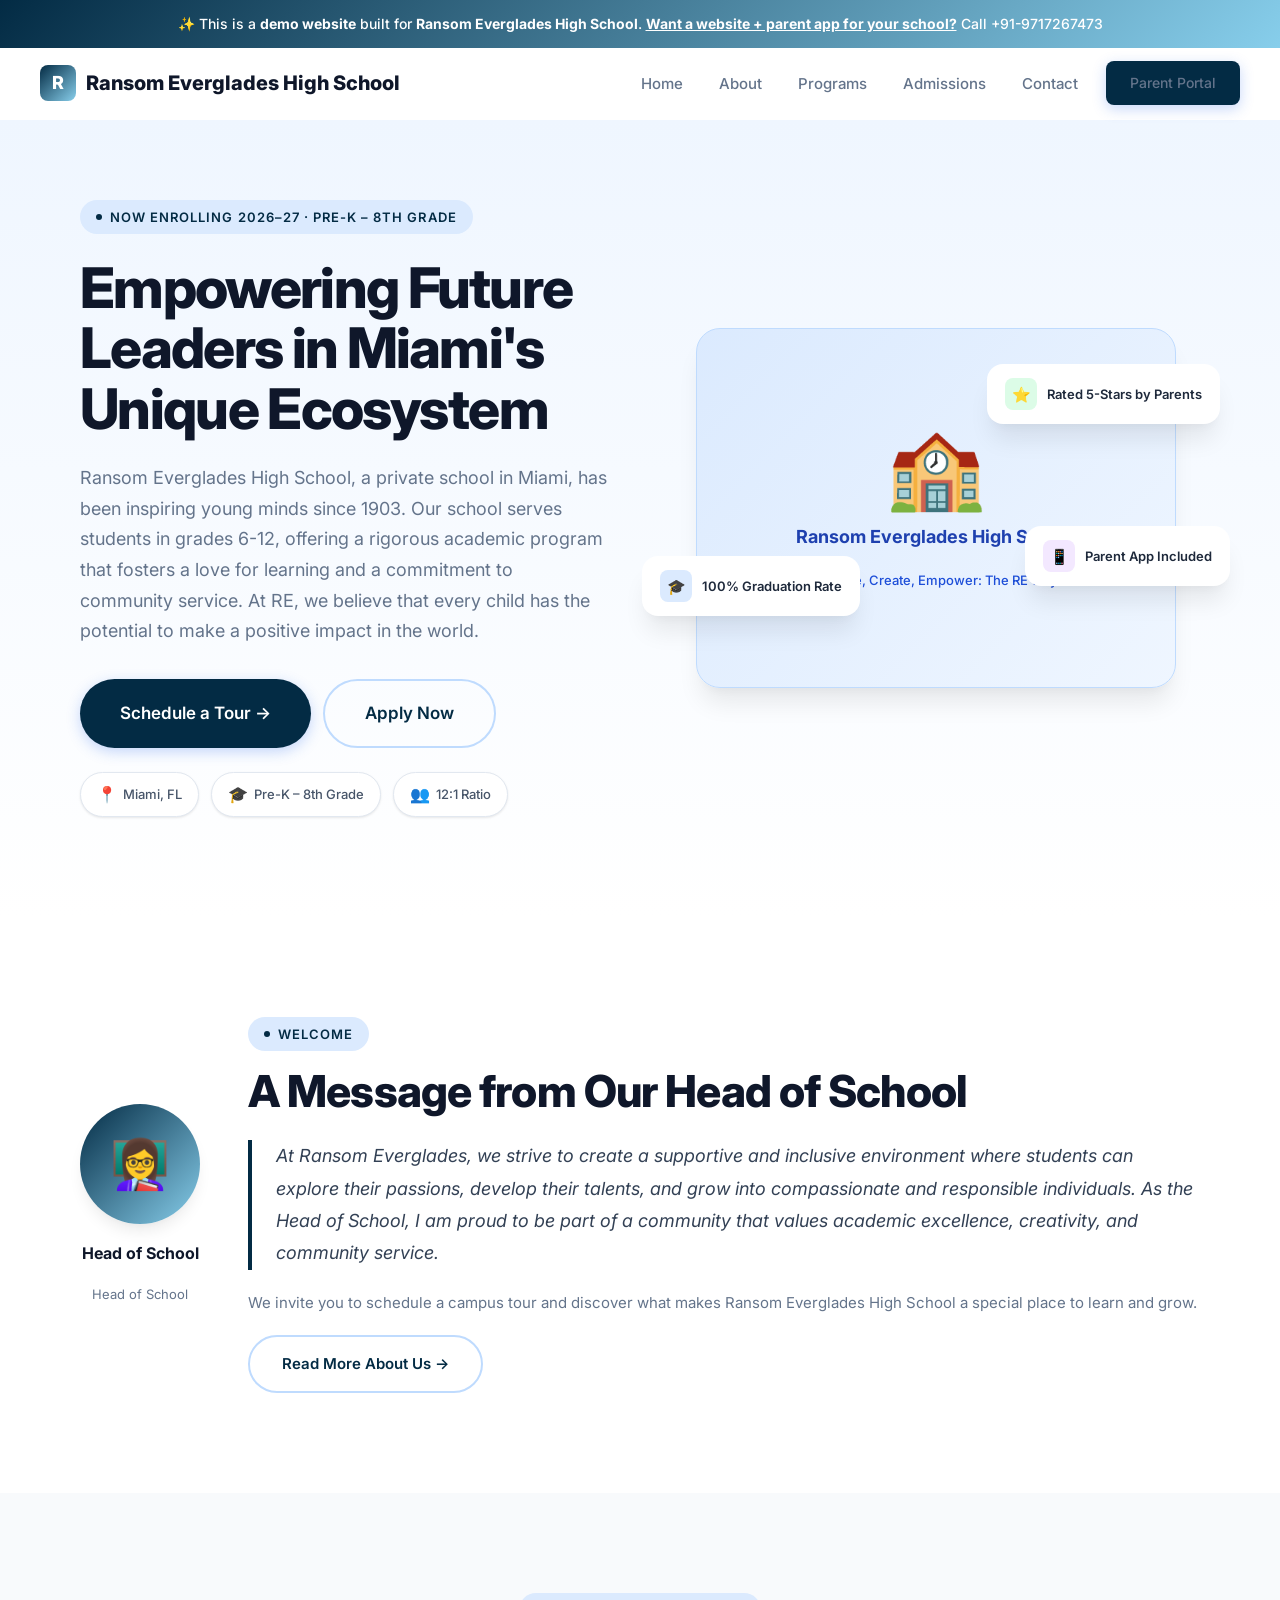
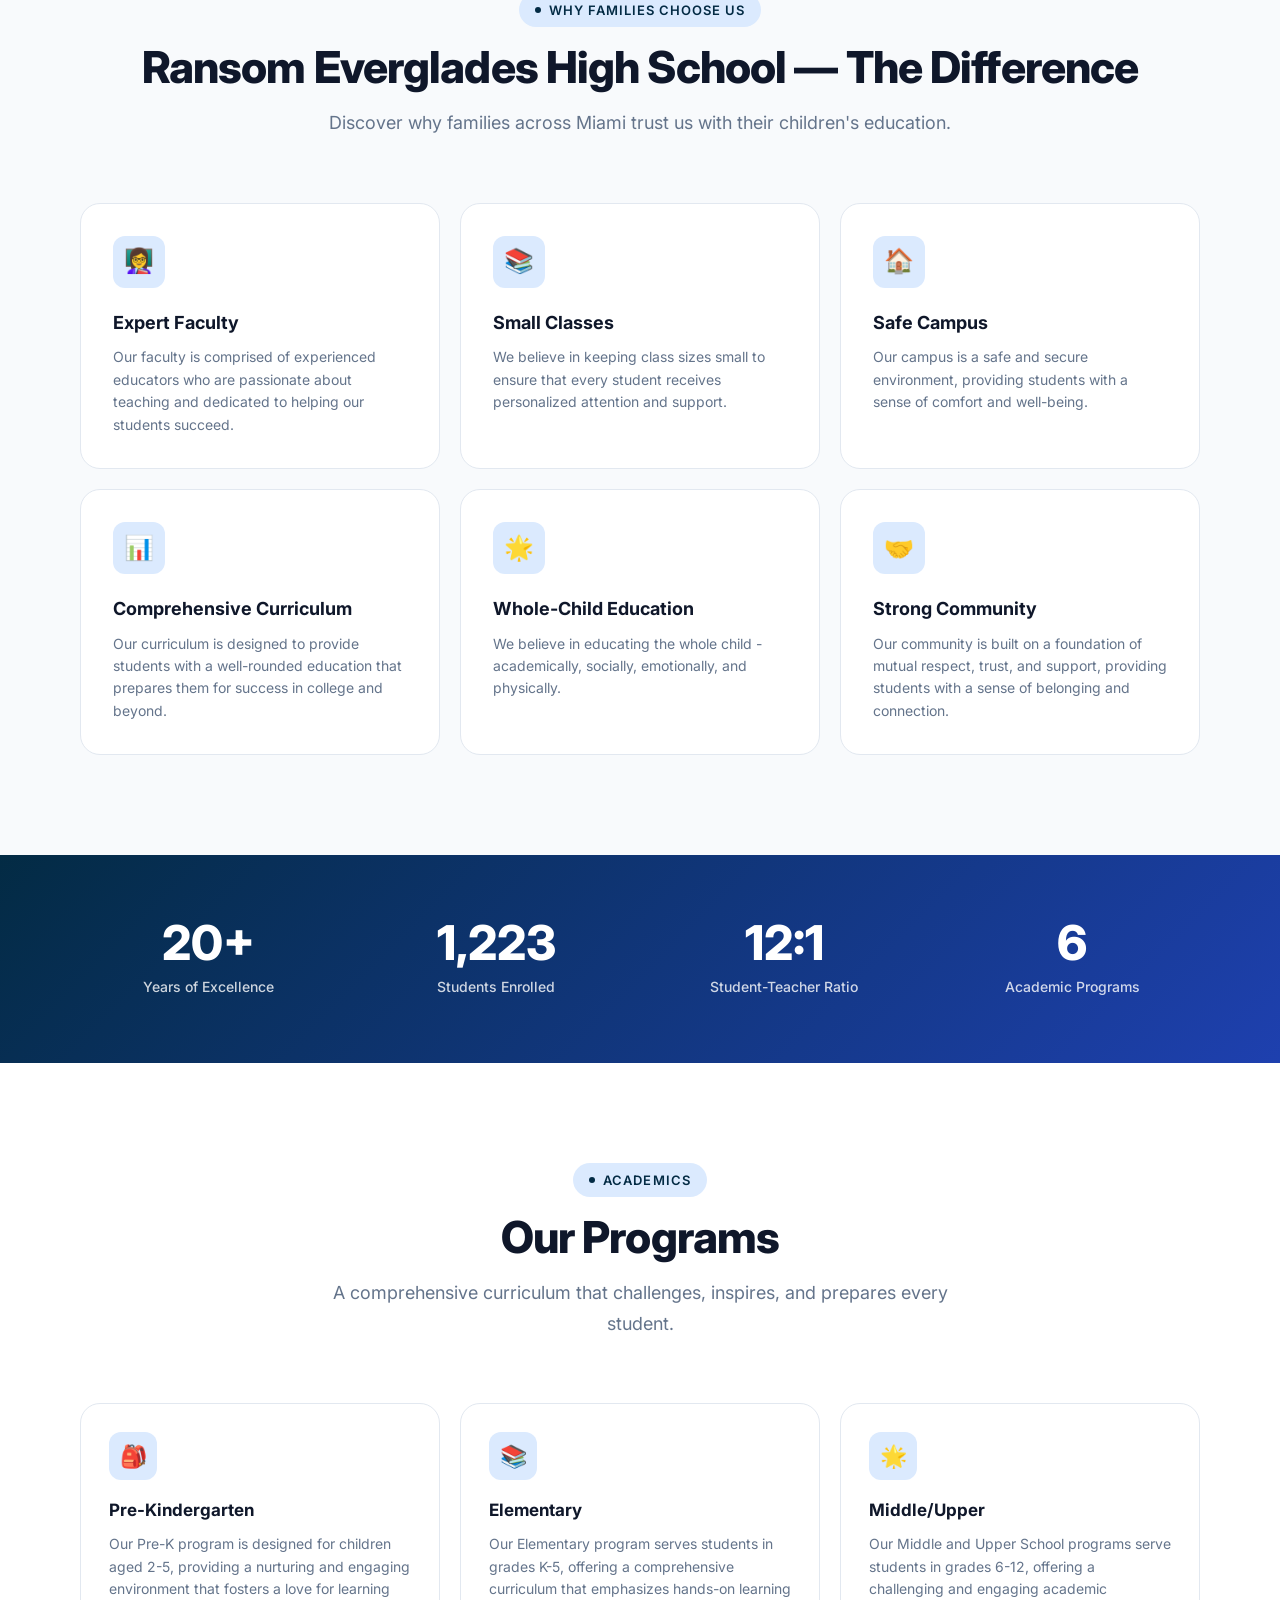
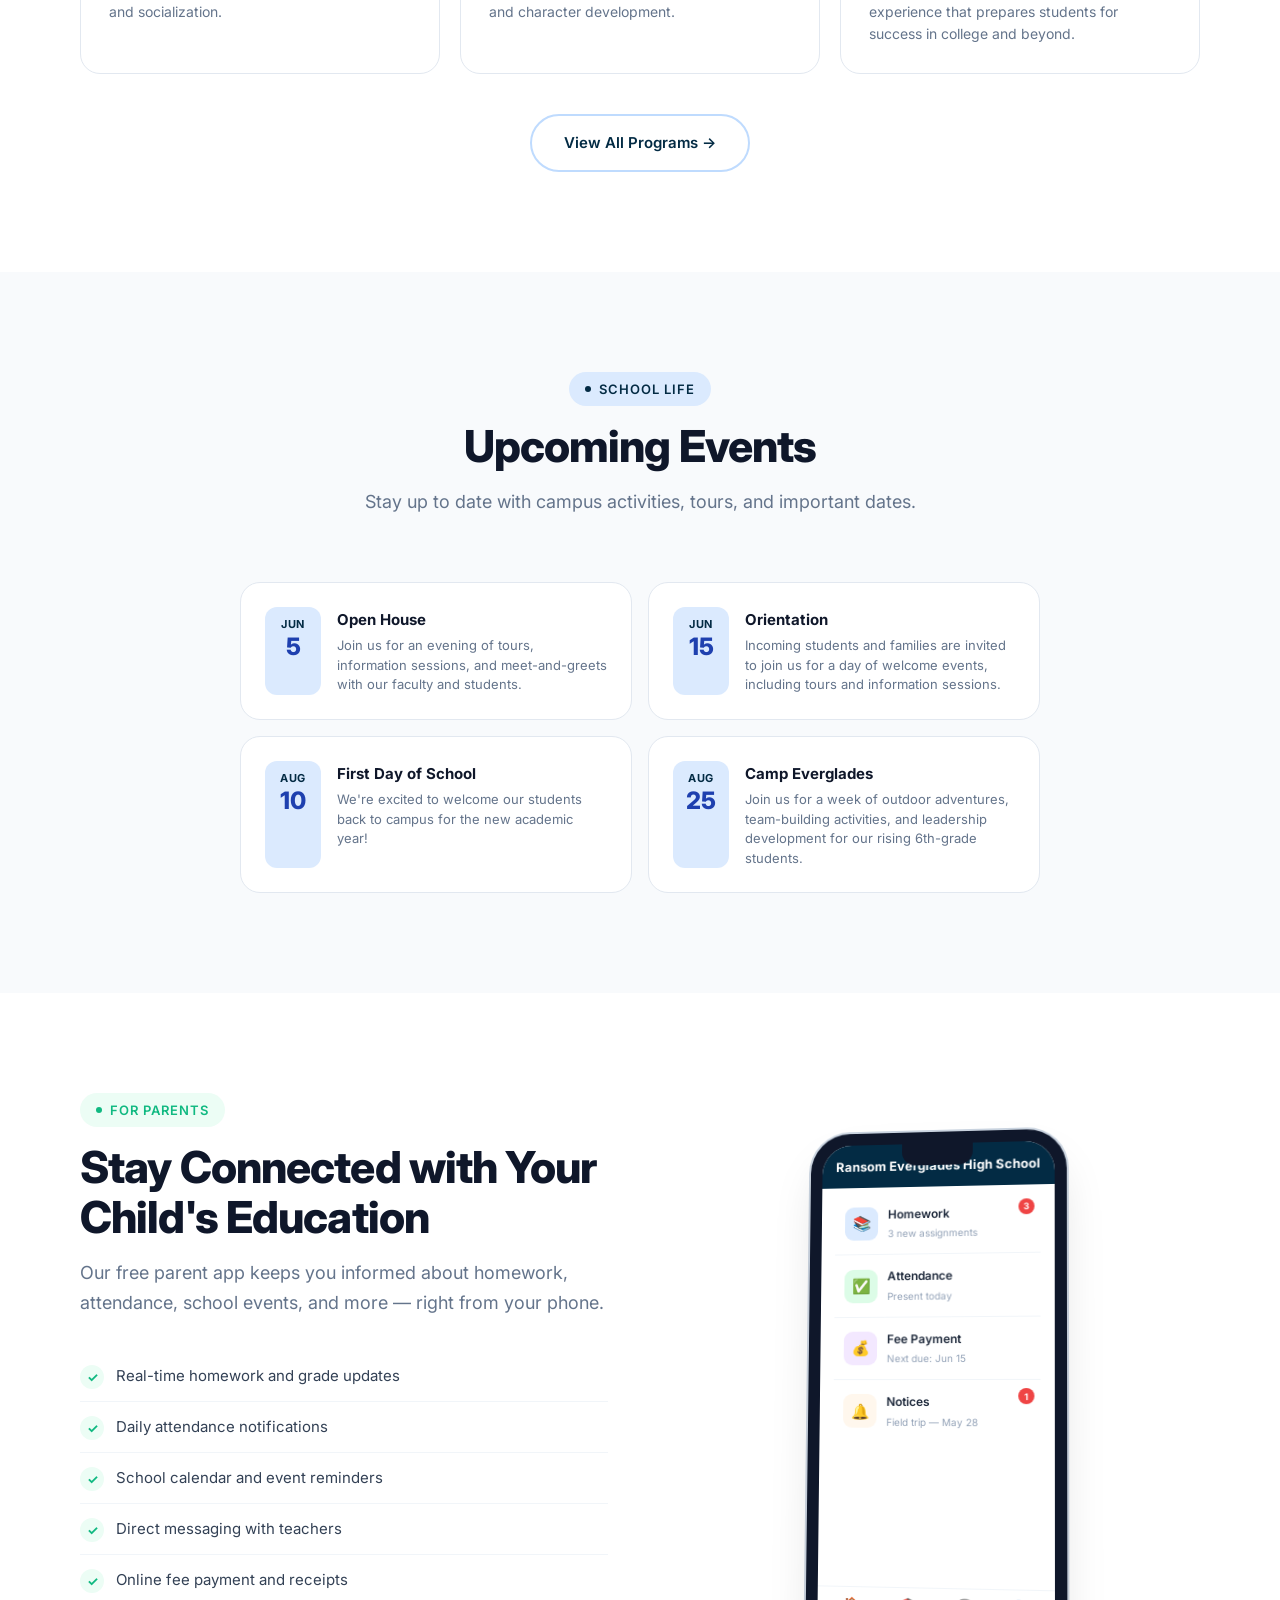
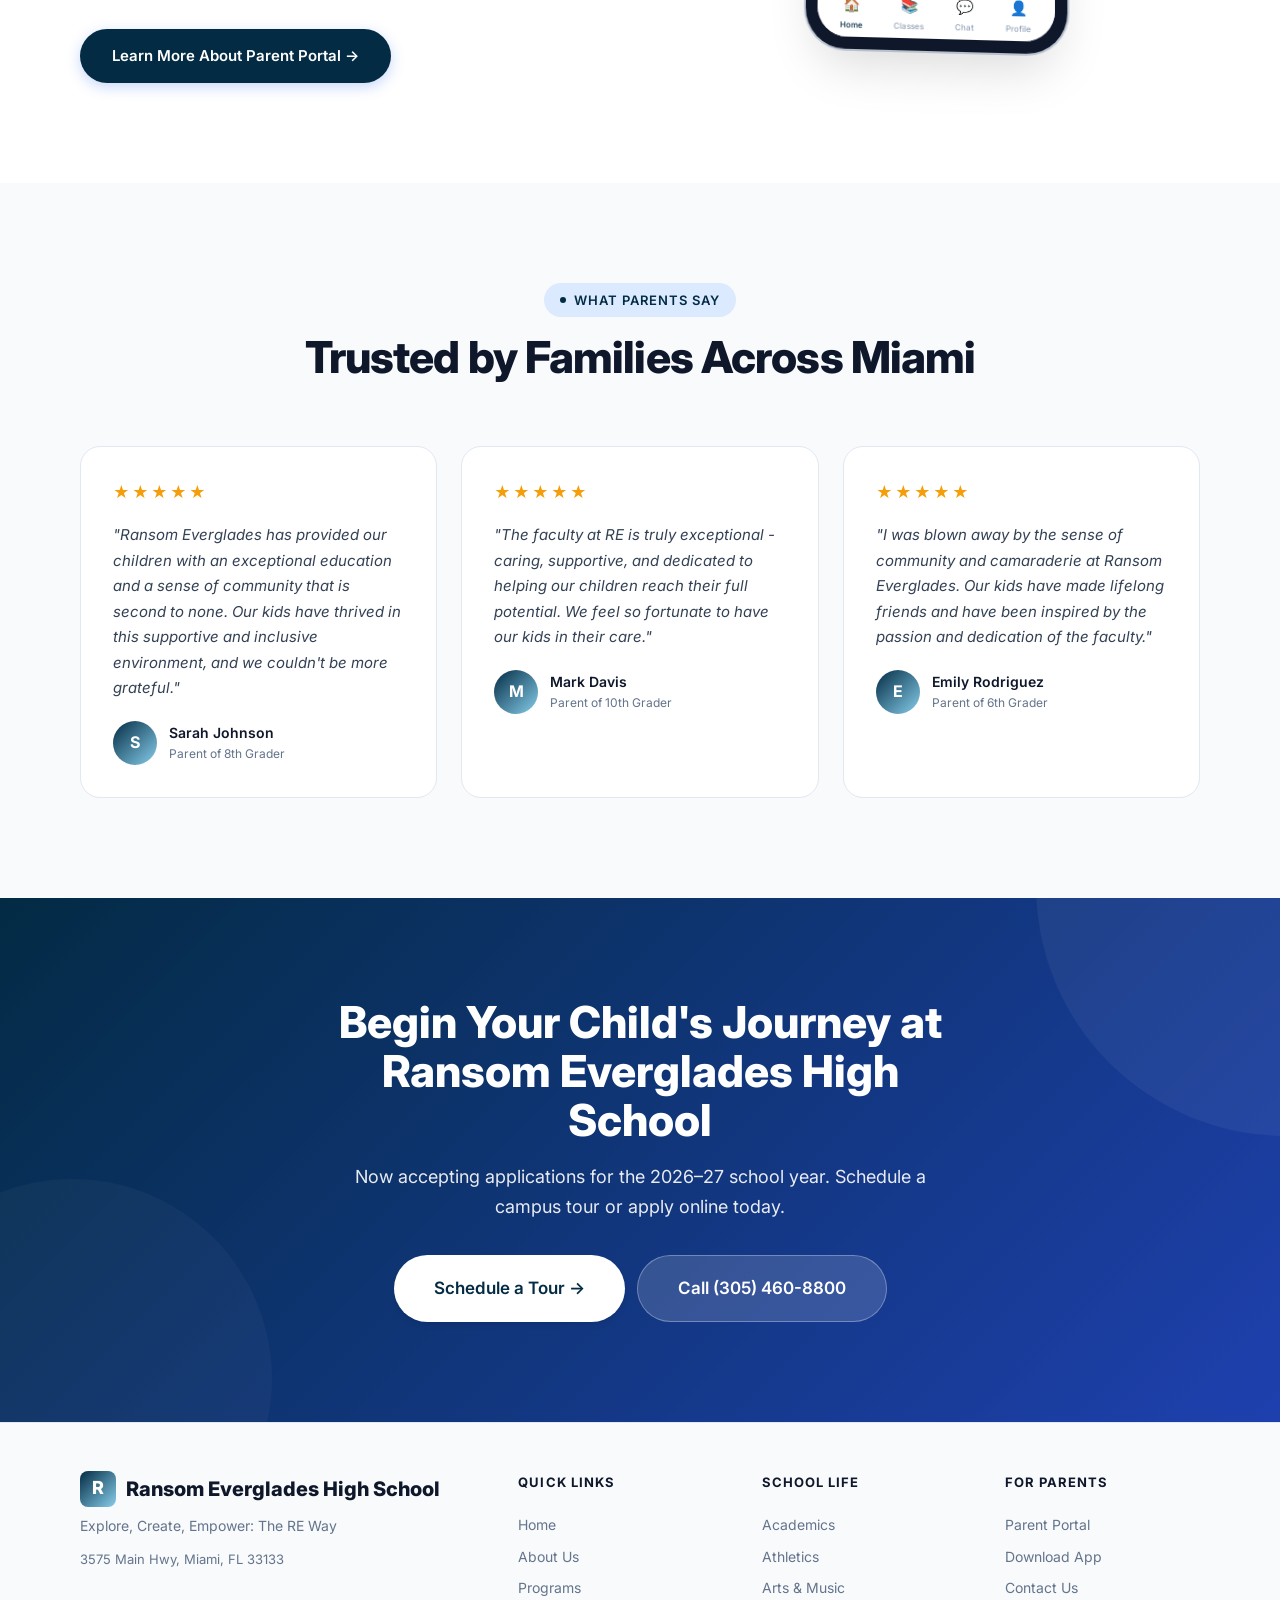
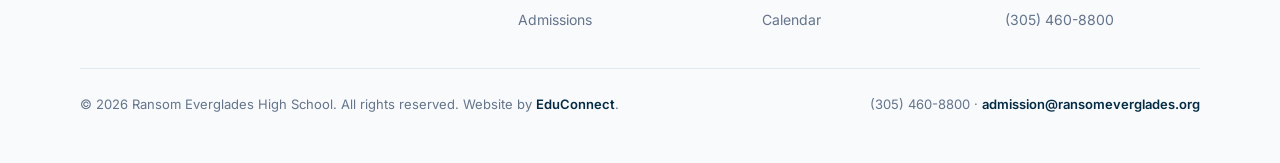
<file: index.html>
<!DOCTYPE html><html lang="en"><head>
  <meta charset="UTF-8"><meta name="viewport" content="width=device-width,initial-scale=1.0">
  <title>Home — Ransom Everglades High School</title>
  <meta name="description" content="Home — Ransom Everglades High School, a premier school in Miami, FL serving Pre-K – 8th Grade.">
  <meta property="og:title" content="Home — Ransom Everglades High School"><meta property="og:type" content="website">
  <link rel="preconnect" href="https://fonts.googleapis.com"><link rel="preconnect" href="https://fonts.gstatic.com" crossorigin>
  <link href="https://fonts.googleapis.com/css2?family=Inter:wght@400;500;600;700;800&display=swap" rel="stylesheet">
  <link rel="stylesheet" href="/styles.css"><script src="/main.js" defer></script>
</head><body><div class="demo-banner">
  ✨ This is a <strong>demo website</strong> built for <strong>Ransom Everglades High School</strong>.
  <a href="mailto:bhupender@myfirststepschool.com">Want a website + parent app for your school?</a> Call +91-9717267473
</div>
<nav class="navbar">
  <a href="/" class="logo"><span class="logo-icon">R</span>Ransom Everglades High School</a>
  <div class="nav-links">
    <a href="/">Home</a>
    <a href="/about.html">About</a>
    <a href="/programs.html">Programs</a>
    <a href="/admissions.html">Admissions</a>
    <a href="/contact.html">Contact</a>
    <a href="/parents.html" class="btn btn-primary" style="padding:10px 24px;font-size:14px">Parent Portal</a>
  </div>
  <button class="hamburger" aria-label="Toggle menu"><span></span><span></span><span></span></button>
</nav><main>
<section class="hero"><div class="container"><div class="hero-inner">
  <div class="hero-content">
    <div class="badge animate-on-scroll mb-6">Now Enrolling 2026–27 · Pre-K – 8th Grade</div>
    <h1 class="heading-xl animate-on-scroll mb-6">Empowering Future Leaders in Miami's Unique Ecosystem</h1>
    <p class="text-lg text-muted animate-on-scroll mb-8">Ransom Everglades High School, a private school in Miami, has been inspiring young minds since 1903. Our school serves students in grades 6-12, offering a rigorous academic program that fosters a love for learning and a commitment to community service. At RE, we believe that every child has the potential to make a positive impact in the world.</p>
    <div class="hero-actions animate-on-scroll">
      <a href="/admissions.html" class="btn btn-primary btn-lg">Schedule a Tour →</a>
      <a href="/admissions.html" class="btn btn-outline btn-lg">Apply Now</a>
    </div>
    <div class="hero-info-cards animate-on-scroll" style="margin-top:24px">
      <div class="info-chip"><span class="ic-icon">📍</span> Miami, FL</div>
      <div class="info-chip"><span class="ic-icon">🎓</span> Pre-K – 8th Grade</div>
      <div class="info-chip"><span class="ic-icon">👥</span> 12:1 Ratio</div>
    </div>
  </div>
  <div class="hero-visual animate-on-scroll">
    <div class="school-illustration"><div class="school-illustration-inner">
      <div class="school-building">🏫</div><h3>Ransom Everglades High School</h3><p>Explore, Create, Empower: The RE Way</p>
    </div></div>
    <div class="float-card card-1"><div class="fc-icon green">⭐</div>Rated 5-Stars by Parents</div>
    <div class="float-card card-2"><div class="fc-icon blue">🎓</div>100% Graduation Rate</div>
    <div class="float-card card-3"><div class="fc-icon purple">📱</div>Parent App Included</div>
  </div>
</div></div></section>

<section class="welcome-section section-padding"><div class="container"><div class="welcome-grid">
  <div class="principal-card animate-on-scroll">
    <div class="principal-avatar">👩‍🏫</div>
    <div class="principal-name">Head of School</div><div class="principal-title">Head of School</div>
  </div>
  <div class="welcome-text animate-on-scroll">
    <div class="badge mb-4">Welcome</div>
    <h2 class="heading-lg mb-6">A Message from Our Head of School</h2>
    <blockquote>At Ransom Everglades, we strive to create a supportive and inclusive environment where students can explore their passions, develop their talents, and grow into compassionate and responsible individuals. As the Head of School, I am proud to be part of a community that values academic excellence, creativity, and community service.</blockquote>
    <p>We invite you to schedule a campus tour and discover what makes Ransom Everglades High School a special place to learn and grow.</p>
    <a href="/about.html" class="btn btn-outline" style="margin-top:20px">Read More About Us →</a>
  </div>
</div></div></section>

<section class="features-section section-padding"><div class="container">
  <div class="text-center mb-16">
    <div class="badge animate-on-scroll mb-4">Why Families Choose Us</div>
    <h2 class="heading-lg animate-on-scroll mb-4">Ransom Everglades High School — The Difference</h2>
    <p class="text-lg text-muted max-w-lg mx-auto animate-on-scroll">Discover why families across Miami trust us with their children's education.</p>
  </div>
  <div class="features-grid">
      <div class="feature-card animate-on-scroll stagger-1">
        <div class="feature-icon">👩‍🏫</div><h3>Expert Faculty</h3><p>Our faculty is comprised of experienced educators who are passionate about teaching and dedicated to helping our students succeed.</p>
      </div>
      <div class="feature-card animate-on-scroll stagger-2">
        <div class="feature-icon">📚</div><h3>Small Classes</h3><p>We believe in keeping class sizes small to ensure that every student receives personalized attention and support.</p>
      </div>
      <div class="feature-card animate-on-scroll stagger-3">
        <div class="feature-icon">🏠</div><h3>Safe Campus</h3><p>Our campus is a safe and secure environment, providing students with a sense of comfort and well-being.</p>
      </div>
      <div class="feature-card animate-on-scroll stagger-4">
        <div class="feature-icon">📊</div><h3>Comprehensive Curriculum</h3><p>Our curriculum is designed to provide students with a well-rounded education that prepares them for success in college and beyond.</p>
      </div>
      <div class="feature-card animate-on-scroll stagger-5">
        <div class="feature-icon">🌟</div><h3>Whole-Child Education</h3><p>We believe in educating the whole child - academically, socially, emotionally, and physically.</p>
      </div>
      <div class="feature-card animate-on-scroll stagger-6">
        <div class="feature-icon">🤝</div><h3>Strong Community</h3><p>Our community is built on a foundation of mutual respect, trust, and support, providing students with a sense of belonging and connection.</p>
      </div></div>
</div></section>

<section class="stats-section"><div class="container"><div class="stats-grid">
  <div class="animate-on-scroll stagger-1"><div class="stat-value" data-count="20" data-suffix="+">0+</div><div class="stat-label">Years of Excellence</div></div>
  <div class="animate-on-scroll stagger-2"><div class="stat-value" data-count="1246">0</div><div class="stat-label">Students Enrolled</div></div>
  <div class="animate-on-scroll stagger-3"><div class="stat-value">12:1</div><div class="stat-label">Student-Teacher Ratio</div></div>
  <div class="animate-on-scroll stagger-4"><div class="stat-value" data-count="6">0</div><div class="stat-label">Academic Programs</div></div>
</div></div></section>

<section class="programs-section section-padding"><div class="container">
  <div class="text-center mb-16">
    <div class="badge animate-on-scroll mb-4">Academics</div>
    <h2 class="heading-lg animate-on-scroll mb-4">Our Programs</h2>
    <p class="text-lg text-muted max-w-lg mx-auto animate-on-scroll">A comprehensive curriculum that challenges, inspires, and prepares every student.</p>
  </div>
  <div class="programs-grid">
      <div class="program-card animate-on-scroll stagger-1">
        <div class="program-icon">🎒</div><h3>Pre-Kindergarten</h3><p>Our Pre-K program is designed for children aged 2-5, providing a nurturing and engaging environment that fosters a love for learning and socialization.</p>
      </div>
      <div class="program-card animate-on-scroll stagger-2">
        <div class="program-icon">📚</div><h3>Elementary</h3><p>Our Elementary program serves students in grades K-5, offering a comprehensive curriculum that emphasizes hands-on learning and character development.</p>
      </div>
      <div class="program-card animate-on-scroll stagger-3">
        <div class="program-icon">🌟</div><h3>Middle/Upper</h3><p>Our Middle and Upper School programs serve students in grades 6-12, offering a challenging and engaging academic experience that prepares students for success in college and beyond.</p>
      </div></div>
  <div class="text-center animate-on-scroll" style="margin-top:40px"><a href="/programs.html" class="btn btn-outline">View All Programs →</a></div>
</div></section>

<section class="events-section section-padding"><div class="container">
  <div class="text-center mb-16">
    <div class="badge animate-on-scroll mb-4">School Life</div>
    <h2 class="heading-lg animate-on-scroll mb-4">Upcoming Events</h2>
    <p class="text-lg text-muted max-w-lg mx-auto animate-on-scroll">Stay up to date with campus activities, tours, and important dates.</p>
  </div>
  <div class="events-grid"><div class="event-card animate-on-scroll stagger-1">
        <div class="event-date"><div class="month">Jun</div><div class="day">5</div></div>
        <div class="event-info"><h4>Open House</h4><p>Join us for an evening of tours, information sessions, and meet-and-greets with our faculty and students.</p></div>
      </div><div class="event-card animate-on-scroll stagger-2">
        <div class="event-date"><div class="month">Jun</div><div class="day">15</div></div>
        <div class="event-info"><h4>Orientation</h4><p>Incoming students and families are invited to join us for a day of welcome events, including tours and information sessions.</p></div>
      </div><div class="event-card animate-on-scroll stagger-3">
        <div class="event-date"><div class="month">Aug</div><div class="day">10</div></div>
        <div class="event-info"><h4>First Day of School</h4><p>We're excited to welcome our students back to campus for the new academic year!</p></div>
      </div><div class="event-card animate-on-scroll stagger-4">
        <div class="event-date"><div class="month">Aug</div><div class="day">25</div></div>
        <div class="event-info"><h4>Camp Everglades</h4><p>Join us for a week of outdoor adventures, team-building activities, and leadership development for our rising 6th-grade students.</p></div>
      </div></div>
</div></section>

<section class="portal-section section-padding"><div class="container"><div class="portal-grid">
  <div>
    <div class="badge accent animate-on-scroll mb-4">For Parents</div>
    <h2 class="heading-lg animate-on-scroll mb-4">Stay Connected with Your Child's Education</h2>
    <p class="text-lg text-muted animate-on-scroll mb-8">Our free parent app keeps you informed about homework, attendance, school events, and more — right from your phone.</p>
    <ul class="portal-features animate-on-scroll">
      <li><span class="pf-icon">✓</span>Real-time homework and grade updates</li>
      <li><span class="pf-icon">✓</span>Daily attendance notifications</li>
      <li><span class="pf-icon">✓</span>School calendar and event reminders</li>
      <li><span class="pf-icon">✓</span>Direct messaging with teachers</li>
      <li><span class="pf-icon">✓</span>Online fee payment and receipts</li>
    </ul>
    <a href="/parents.html" class="btn btn-primary animate-on-scroll" style="margin-top:24px">Learn More About Parent Portal →</a>
  </div>
  <div class="animate-on-scroll" style="display:flex;justify-content:center">
    <div class="phone-mockup"><div class="phone-screen">
      <div class="phone-status-bar">Ransom Everglades High School</div>
      <div class="phone-screen-content">
        <div class="phone-nav-item"><div class="phone-nav-icon blue">📚</div><div><div class="phone-nav-label">Homework</div><div class="phone-nav-sub">3 new assignments</div></div><div class="phone-badge">3</div></div>
        <div class="phone-nav-item"><div class="phone-nav-icon green">✅</div><div><div class="phone-nav-label">Attendance</div><div class="phone-nav-sub">Present today</div></div></div>
        <div class="phone-nav-item"><div class="phone-nav-icon purple">💰</div><div><div class="phone-nav-label">Fee Payment</div><div class="phone-nav-sub">Next due: Jun 15</div></div></div>
        <div class="phone-nav-item"><div class="phone-nav-icon orange">🔔</div><div><div class="phone-nav-label">Notices</div><div class="phone-nav-sub">Field trip — May 28</div></div><div class="phone-badge">1</div></div>
      </div>
      <div class="phone-bottom-bar">
        <div class="phone-tab active"><div style="font-size:14px">🏠</div>Home</div>
        <div class="phone-tab"><div style="font-size:14px">📚</div>Classes</div>
        <div class="phone-tab"><div style="font-size:14px">💬</div>Chat</div>
        <div class="phone-tab"><div style="font-size:14px">👤</div>Profile</div>
      </div>
    </div></div>
  </div>
</div></div></section>

<section class="testimonials-section section-padding"><div class="container">
  <div class="text-center mb-16">
    <div class="badge animate-on-scroll mb-4">What Parents Say</div>
    <h2 class="heading-lg animate-on-scroll mb-4">Trusted by Families Across Miami</h2>
  </div>
  <div class="testimonials-grid">
      <div class="testimonial-card animate-on-scroll stagger-1">
        <div class="stars"><span class="star">★</span><span class="star">★</span><span class="star">★</span><span class="star">★</span><span class="star">★</span></div>
        <p class="testimonial-text">"Ransom Everglades has provided our children with an exceptional education and a sense of community that is second to none. Our kids have thrived in this supportive and inclusive environment, and we couldn't be more grateful."</p>
        <div class="testimonial-author"><div class="author-avatar">S</div>
        <div class="author-info"><div class="author-name">Sarah Johnson</div><div class="author-role">Parent of 8th Grader</div></div></div>
      </div>
      <div class="testimonial-card animate-on-scroll stagger-2">
        <div class="stars"><span class="star">★</span><span class="star">★</span><span class="star">★</span><span class="star">★</span><span class="star">★</span></div>
        <p class="testimonial-text">"The faculty at RE is truly exceptional - caring, supportive, and dedicated to helping our children reach their full potential. We feel so fortunate to have our kids in their care."</p>
        <div class="testimonial-author"><div class="author-avatar">M</div>
        <div class="author-info"><div class="author-name">Mark Davis</div><div class="author-role">Parent of 10th Grader</div></div></div>
      </div>
      <div class="testimonial-card animate-on-scroll stagger-3">
        <div class="stars"><span class="star">★</span><span class="star">★</span><span class="star">★</span><span class="star">★</span><span class="star">★</span></div>
        <p class="testimonial-text">"I was blown away by the sense of community and camaraderie at Ransom Everglades. Our kids have made lifelong friends and have been inspired by the passion and dedication of the faculty."</p>
        <div class="testimonial-author"><div class="author-avatar">E</div>
        <div class="author-info"><div class="author-name">Emily Rodriguez</div><div class="author-role">Parent of 6th Grader</div></div></div>
      </div></div>
</div></section>

<section class="cta-section"><div class="container"><div class="cta-content animate-on-scroll">
  <h2>Begin Your Child's Journey at Ransom Everglades High School</h2>
  <p>Now accepting applications for the 2026–27 school year. Schedule a campus tour or apply online today.</p>
  <div class="cta-actions">
    <a href="/admissions.html" class="btn btn-white btn-lg">Schedule a Tour →</a>
    <a href="tel:(305) 460-8800" class="btn btn-lg" style="background:rgba(255,255,255,.15);color:white;border:1px solid rgba(255,255,255,.3)">Call (305) 460-8800</a>
  </div>
</div></div></section>
</main><footer class="footer">
  <div class="container">
    <div class="footer-grid">
      <div class="footer-brand">
        <div class="logo" style="margin-bottom:8px"><span class="logo-icon">R</span>Ransom Everglades High School</div>
        <p>Explore, Create, Empower: The RE Way</p>
        <p style="margin-top:12px;font-size:13px">3575 Main Hwy, Miami, FL 33133</p>
      </div>
      <div class="footer-col"><h4>Quick Links</h4><a href="/">Home</a><a href="/about.html">About Us</a><a href="/programs.html">Programs</a><a href="/admissions.html">Admissions</a></div>
      <div class="footer-col"><h4>School Life</h4><a href="/programs.html">Academics</a><a href="/programs.html">Athletics</a><a href="/programs.html">Arts &amp; Music</a><a href="/contact.html">Calendar</a></div>
      <div class="footer-col"><h4>For Parents</h4><a href="/parents.html">Parent Portal</a><a href="/parents.html">Download App</a><a href="/contact.html">Contact Us</a><a href="tel:(305) 460-8800">(305) 460-8800</a></div>
    </div>
    <div class="footer-bottom">
      <p>&copy; 2026 Ransom Everglades High School. All rights reserved. Website by <a href="mailto:bhupender@myfirststepschool.com">EduConnect</a>.</p>
      <p>(305) 460-8800 &middot; <a href="mailto:admission@ransomeverglades.org">admission@ransomeverglades.org</a></p>
    </div>
  </div>
</footer></body></html>
</file>
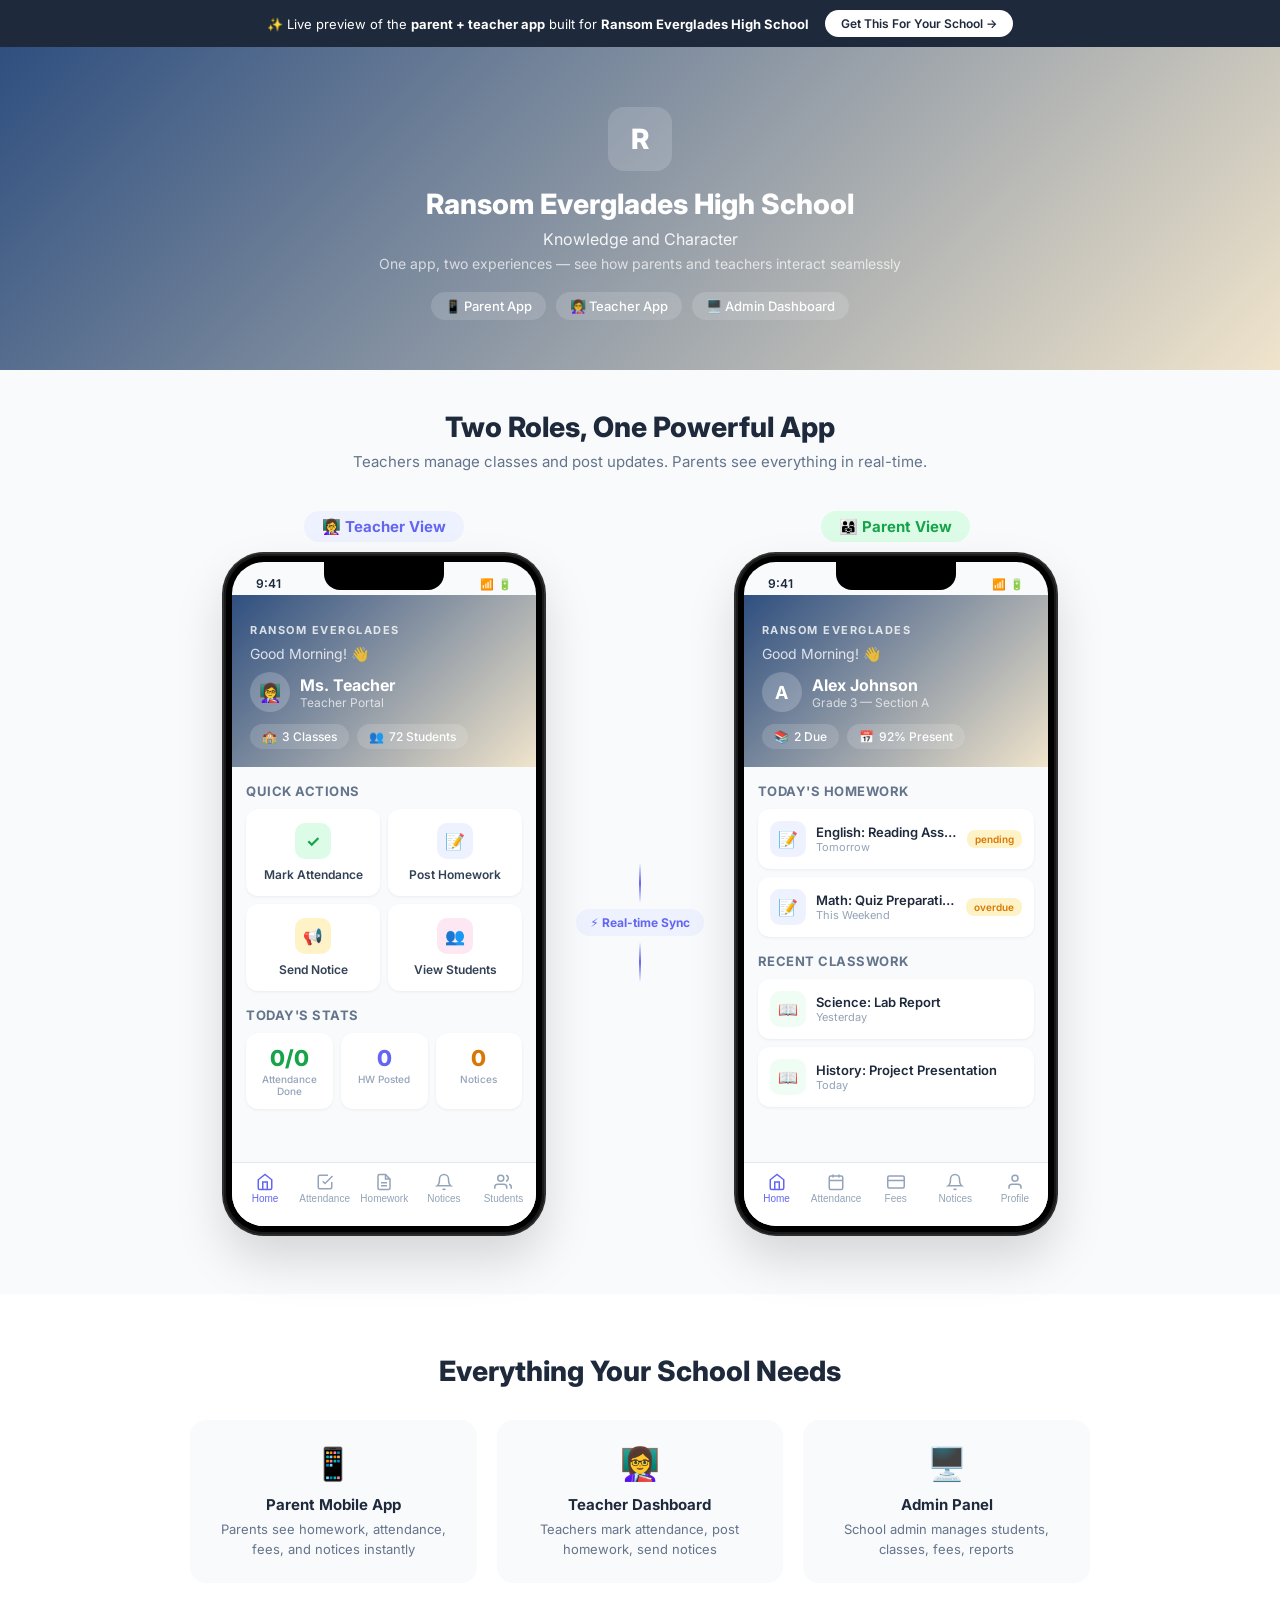
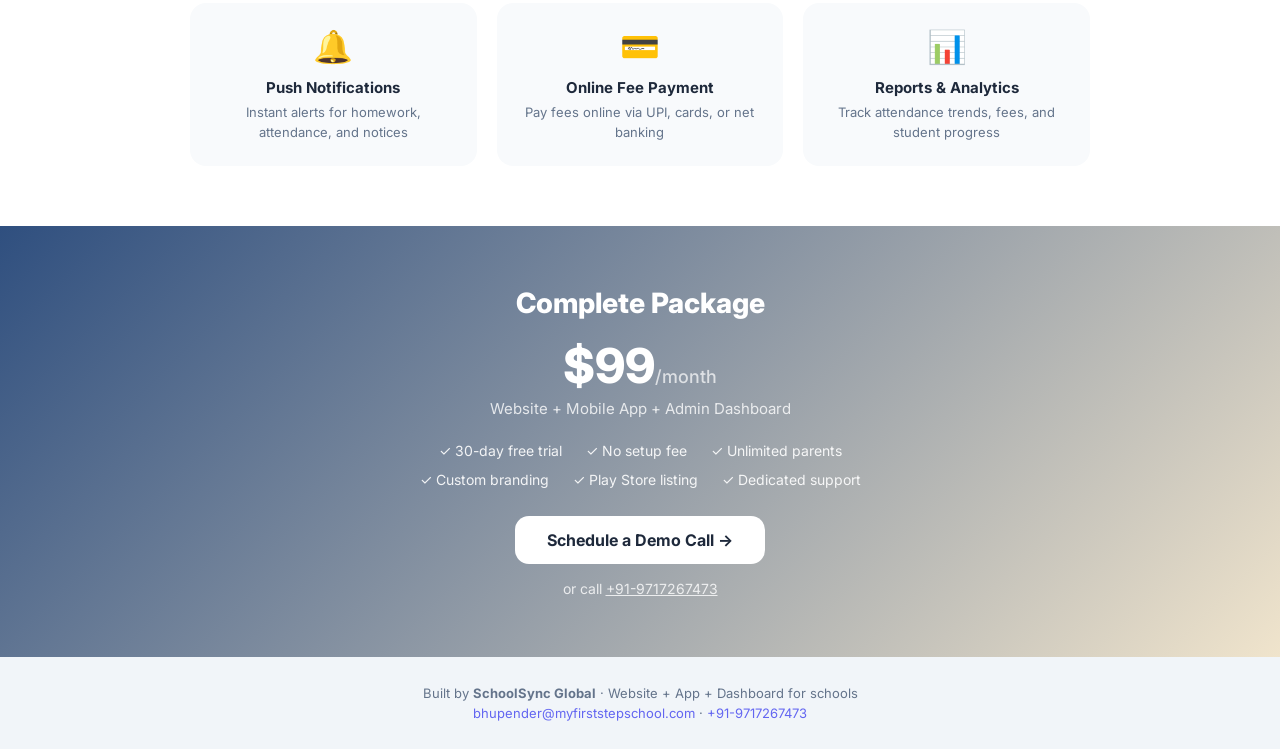
<file: app/index.html>
<!DOCTYPE html>
<html lang="en">
<head>
  <meta charset="UTF-8">
  <meta name="viewport" content="width=device-width,initial-scale=1.0">
  <title>Ransom Everglades High School — App Preview</title>
  <meta name="description" content="See how the Ransom Everglades High School parent &amp; teacher app would look. Homework, attendance, fees, notices — all in one app.">
  <link rel="preconnect" href="https://fonts.googleapis.com">
  <link rel="preconnect" href="https://fonts.gstatic.com" crossorigin>
  <link href="https://fonts.googleapis.com/css2?family=Inter:wght@400;500;600;700;800&display=swap" rel="stylesheet">
  <link rel="stylesheet" href="/app/styles.css">
</head>
<body>
  <!-- Top banner -->
  <div class="demo-banner">
    <div class="banner-inner">
      <span>✨ Live preview of the <strong>parent + teacher app</strong> built for <strong>Ransom Everglades High School</strong></span>
      <a href="mailto:bhupender@myfirststepschool.com" class="banner-cta">Get This For Your School →</a>
    </div>
  </div>

  <!-- Hero section -->
  <div class="hero-section" style="background:linear-gradient(135deg,#2F4F7F,#F0E4CC)">
    <div class="hero-content">
      <div class="hero-logo" style="background:rgba(255,255,255,.15)">R</div>
      <h1>Ransom Everglades High School</h1>
      <p class="hero-tagline">Knowledge and Character</p>
      <p class="hero-desc">One app, two experiences — see how parents and teachers interact seamlessly</p>
      <div class="hero-badges">
        <span class="hero-badge">📱 Parent App</span>
        <span class="hero-badge">👩‍🏫 Teacher App</span>
        <span class="hero-badge">🖥️ Admin Dashboard</span>
      </div>
    </div>
  </div>

  <!-- Dual Phone Section -->
  <div class="phones-section">
    <div class="phones-header">
      <h2>Two Roles, One Powerful App</h2>
      <p>Teachers manage classes and post updates. Parents see everything in real-time.</p>
    </div>

    <div class="phones-container">
      <!-- TEACHER PHONE -->
      <div class="phone-wrapper">
        <div class="phone-label teacher-label">👩‍🏫 Teacher View</div>
        <div class="phone-frame" id="teacher-phone">
          <div class="phone-notch"></div>
          <div class="phone-screen">
            <div class="status-bar">
              <span class="time">9:41</span>
              <div class="status-icons"><span>📶</span><span>🔋</span></div>
            </div>

            <!-- Teacher: Dashboard -->
            <div class="app-screen active" data-screen="t-dashboard" data-phone="teacher">
              <div class="screen-hero" style="background:linear-gradient(135deg,#2F4F7F,#F0E4CC)">
                <div class="app-name-bar">Ransom Everglades</div>
                <div class="hero-greeting">Good Morning! 👋</div>
                <div class="hero-student">
                  <div class="student-avatar">👩‍🏫</div>
                  <div>
                    <div class="student-name">Ms. Teacher</div>
                    <div class="student-class">Teacher Portal</div>
                  </div>
                </div>
                <div class="hero-chips">
                  <div class="glass-chip"><span>🏫</span> 3 Classes</div>
                  <div class="glass-chip"><span>👥</span> 72 Students</div>
                </div>
              </div>
              <div class="screen-body">
                <div class="section-label">Quick Actions</div>
                <div class="quick-actions">
                  <div class="action-card" data-goto="t-attendance">
                    <div class="action-icon" style="background:#DCFCE7;color:#16A34A">✓</div>
                    <span>Mark Attendance</span>
                  </div>
                  <div class="action-card" data-goto="t-homework">
                    <div class="action-icon" style="background:#EEF2FF;color:#6366F1">📝</div>
                    <span>Post Homework</span>
                  </div>
                  <div class="action-card" data-goto="t-notices">
                    <div class="action-icon" style="background:#FEF3C7;color:#D97706">📢</div>
                    <span>Send Notice</span>
                  </div>
                  <div class="action-card" data-goto="t-students">
                    <div class="action-icon" style="background:#FCE7F3;color:#DB2777">👥</div>
                    <span>View Students</span>
                  </div>
                </div>
                <div class="section-label" style="margin-top:16px">Today's Stats</div>
                <div class="stats-row">
                  <div class="stat-card"><div class="stat-num" style="color:#16A34A">0/0</div><div class="stat-lbl">Attendance Done</div></div>
                  <div class="stat-card"><div class="stat-num" style="color:#6366F1">0</div><div class="stat-lbl">HW Posted</div></div>
                  <div class="stat-card"><div class="stat-num" style="color:#D97706">0</div><div class="stat-lbl">Notices</div></div>
                </div>
              </div>
            </div>

            <!-- Teacher: Mark Attendance -->
            <div class="app-screen" data-screen="t-attendance" data-phone="teacher">
              <div class="screen-hero compact" style="background:linear-gradient(135deg,#2F4F7F,#F0E4CC)">
                <div class="app-name-bar">Ransom Everglades</div>
                <div class="screen-title">Mark Attendance</div>
                <div class="screen-subtitle">Monday, May 25, 2026</div>
              </div>
              <div class="screen-body">
                <div class="class-selector"><div class="class-chip active">Grade 3-A</div><div class="class-chip">Grade 3-B</div><div class="class-chip">Grade 4-A</div></div>
                <div class="attendance-toolbar">
                  <button class="att-btn present-btn">All Present</button>
                  <button class="att-btn absent-btn">All Absent</button>
                </div>
                <div id="teacher-attendance-list" class="card-list"></div>
              </div>
            </div>

            <!-- Teacher: Post Homework -->
            <div class="app-screen" data-screen="t-homework" data-phone="teacher">
              <div class="screen-hero compact" style="background:linear-gradient(135deg,#2F4F7F,#F0E4CC)">
                <div class="app-name-bar">Ransom Everglades</div>
                <div class="screen-title">Homework</div>
                <div class="screen-subtitle">Post &amp; Manage</div>
              </div>
              <div class="screen-body">
                <div class="form-area">
                  <div class="form-group"><label class="form-label">Class</label><div class="form-select">Grade 3 — Section A</div></div>
                  <div class="form-group"><label class="form-label">Subject</label><div class="form-select">Mathematics</div></div>
                  <div class="form-group"><label class="form-label">Title</label><div class="form-input-demo">Chapter 5 — Fractions Practice</div></div>
                  <div class="form-group"><label class="form-label">Due Date</label><div class="form-input-demo">Tomorrow</div></div>
                  <button class="submit-btn" style="background:#2F4F7F">📤 Post Homework</button>
                </div>
                <div class="section-label" style="margin-top:16px">Recently Posted</div>
                <div id="teacher-hw-list" class="card-list"></div>
              </div>
            </div>

            <!-- Teacher: Send Notice -->
            <div class="app-screen" data-screen="t-notices" data-phone="teacher">
              <div class="screen-hero compact" style="background:linear-gradient(135deg,#2F4F7F,#F0E4CC)">
                <div class="app-name-bar">Ransom Everglades</div>
                <div class="screen-title">Notices</div>
                <div class="screen-subtitle">Post Announcements</div>
              </div>
              <div class="screen-body">
                <div class="form-area">
                  <div class="form-group"><label class="form-label">Target</label><div class="class-selector"><div class="class-chip active">All Classes</div><div class="class-chip">3-A</div><div class="class-chip">3-B</div></div></div>
                  <div class="form-group"><label class="form-label">Title</label><div class="form-input-demo">Annual Day Celebration</div></div>
                  <div class="form-group"><label class="form-label">Message</label><div class="form-textarea-demo">Our Annual Day will be held on June 15th. All parents are invited.</div></div>
                  <button class="submit-btn" style="background:#2F4F7F">📢 Post Notice</button>
                </div>
                <div class="section-label" style="margin-top:16px">Recent</div>
                <div id="teacher-notices-list" class="card-list"></div>
              </div>
            </div>

            <!-- Teacher: Students -->
            <div class="app-screen" data-screen="t-students" data-phone="teacher">
              <div class="screen-hero compact" style="background:linear-gradient(135deg,#2F4F7F,#F0E4CC)">
                <div class="app-name-bar">Ransom Everglades</div>
                <div class="screen-title">Students</div>
                <div class="screen-subtitle">Class Directory</div>
              </div>
              <div class="screen-body">
                <div class="class-selector"><div class="class-chip active">Grade 3-A</div><div class="class-chip">Grade 3-B</div><div class="class-chip">Grade 4-A</div></div>
                <div class="search-bar"><span>🔍</span><span class="search-text">Search students...</span></div>
                <div id="teacher-students-list" class="card-list"></div>
              </div>
            </div>

            <div class="tab-bar">
              <button class="tab active" data-tab="t-dashboard" data-phone="teacher"><svg width="20" height="20" viewBox="0 0 24 24" fill="none" stroke="currentColor" stroke-width="2"><path d="M3 9l9-7 9 7v11a2 2 0 01-2 2H5a2 2 0 01-2-2z"/><polyline points="9 22 9 12 15 12 15 22"/></svg><span>Home</span></button>
              <button class="tab" data-tab="t-attendance" data-phone="teacher"><svg width="20" height="20" viewBox="0 0 24 24" fill="none" stroke="currentColor" stroke-width="2"><path d="M9 11l3 3L22 4"/><path d="M21 12v7a2 2 0 01-2 2H5a2 2 0 01-2-2V5a2 2 0 012-2h11"/></svg><span>Attendance</span></button>
              <button class="tab" data-tab="t-homework" data-phone="teacher"><svg width="20" height="20" viewBox="0 0 24 24" fill="none" stroke="currentColor" stroke-width="2"><path d="M14 2H6a2 2 0 00-2 2v16a2 2 0 002 2h12a2 2 0 002-2V8z"/><polyline points="14 2 14 8 20 8"/><line x1="16" y1="13" x2="8" y2="13"/><line x1="16" y1="17" x2="8" y2="17"/></svg><span>Homework</span></button>
              <button class="tab" data-tab="t-notices" data-phone="teacher"><svg width="20" height="20" viewBox="0 0 24 24" fill="none" stroke="currentColor" stroke-width="2"><path d="M18 8A6 6 0 006 8c0 7-3 9-3 9h18s-3-2-3-9"/><path d="M13.73 21a2 2 0 01-3.46 0"/></svg><span>Notices</span></button>
              <button class="tab" data-tab="t-students" data-phone="teacher"><svg width="20" height="20" viewBox="0 0 24 24" fill="none" stroke="currentColor" stroke-width="2"><path d="M17 21v-2a4 4 0 00-4-4H5a4 4 0 00-4 4v2"/><circle cx="9" cy="7" r="4"/><path d="M23 21v-2a4 4 0 00-3-3.87"/><path d="M16 3.13a4 4 0 010 7.75"/></svg><span>Students</span></button>
            </div>
          </div>
        </div>
      </div>

      <!-- Sync indicator -->
      <div class="sync-arrow">
        <div class="sync-line"></div>
        <div class="sync-badge">⚡ Real-time Sync</div>
        <div class="sync-line"></div>
      </div>

      <!-- PARENT PHONE -->
      <div class="phone-wrapper">
        <div class="phone-label parent-label">👨‍👩‍👧 Parent View</div>
        <div class="phone-frame" id="parent-phone">
          <div class="phone-notch"></div>
          <div class="phone-screen">
            <div class="status-bar">
              <span class="time">9:41</span>
              <div class="status-icons"><span>📶</span><span>🔋</span></div>
            </div>

            <!-- Parent: Home -->
            <div class="app-screen active" data-screen="p-home" data-phone="parent">
              <div class="screen-hero" style="background:linear-gradient(135deg,#2F4F7F,#F0E4CC)">
                <div class="app-name-bar">Ransom Everglades</div>
                <div class="hero-greeting">Good Morning! 👋</div>
                <div class="hero-student">
                  <div class="student-avatar">A</div>
                  <div><div class="student-name">Alex Johnson</div><div class="student-class">Grade 3 — Section A</div></div>
                </div>
                <div class="hero-chips">
                  <div class="glass-chip"><span>📚</span> 2 Due</div>
                  <div class="glass-chip"><span>📅</span> 92% Present</div>
                </div>
              </div>
              <div class="screen-body">
                <div class="section-label">Today's Homework</div>
                <div id="homework-list" class="card-list"></div>
                <div class="section-label" style="margin-top:16px">Recent Classwork</div>
                <div id="classwork-list" class="card-list"></div>
              </div>
            </div>

            <!-- Parent: Attendance -->
            <div class="app-screen" data-screen="p-attendance" data-phone="parent">
              <div class="screen-hero compact" style="background:linear-gradient(135deg,#2F4F7F,#F0E4CC)">
                <div class="app-name-bar">Ransom Everglades</div>
                <div class="screen-title">Attendance</div>
                <div class="screen-subtitle">May Summary</div>
              </div>
              <div class="screen-body">
                <div class="attendance-ring-area"><div class="ring-container"><svg class="progress-ring" viewBox="0 0 120 120"><circle class="ring-bg" cx="60" cy="60" r="52"/><circle class="ring-progress" cx="60" cy="60" r="52" stroke="#2F4F7F" stroke-dasharray="326.7" stroke-dashoffset="26"/></svg><div class="ring-label">92%</div></div></div>
                <div class="attendance-stats">
                  <div class="att-stat present"><div class="att-num">22</div><div class="att-label">Present</div></div>
                  <div class="att-stat absent"><div class="att-num">2</div><div class="att-label">Absent</div></div>
                  <div class="att-stat other"><div class="att-num">4</div><div class="att-label">Holiday</div></div>
                </div>
                <div class="section-label">Recent Absences</div>
                <div id="absences-list" class="card-list"></div>
              </div>
            </div>

            <!-- Parent: Fees -->
            <div class="app-screen" data-screen="p-fees" data-phone="parent">
              <div class="screen-hero compact" style="background:linear-gradient(135deg,#2F4F7F,#F0E4CC)">
                <div class="app-name-bar">Ransom Everglades</div>
                <div class="screen-title">Fees</div>
                <div class="screen-subtitle">Payment Summary</div>
              </div>
              <div class="screen-body">
                <div class="fee-summary"><div class="fee-total"><div class="fee-amount">$15,000</div><div class="fee-label">Total This Term</div></div><div class="fee-chips"><div class="fee-chip paid"><span>✓</span> <span>1</span> Paid</div><div class="fee-chip pending"><span>!</span> <span>1</span> Pending</div></div></div>
                <div class="section-label">Fee Details</div>
                <div id="fees-list" class="card-list"></div>
              </div>
            </div>

            <!-- Parent: Notices -->
            <div class="app-screen" data-screen="p-notices" data-phone="parent">
              <div class="screen-hero compact" style="background:linear-gradient(135deg,#2F4F7F,#F0E4CC)">
                <div class="app-name-bar">Ransom Everglades</div>
                <div class="screen-title">Notices</div>
                <div class="screen-subtitle">School Announcements</div>
              </div>
              <div class="screen-body"><div id="notices-list" class="card-list"></div></div>
            </div>

            <!-- Parent: Profile -->
            <div class="app-screen" data-screen="p-profile" data-phone="parent">
              <div class="screen-hero compact" style="background:linear-gradient(135deg,#2F4F7F,#F0E4CC)">
                <div class="app-name-bar">Ransom Everglades</div>
                <div class="screen-title">Profile</div>
                <div class="screen-subtitle">Student Information</div>
              </div>
              <div class="screen-body">
                <div class="profile-header"><div class="profile-avatar" style="background:linear-gradient(135deg,#2F4F7F,#F0E4CC)">A</div><div class="profile-name">Alex Johnson</div><div class="profile-class">Grade 3 — Section A · Roll No. 12</div></div>
                <div class="profile-details">
                  <div class="profile-row"><span class="profile-icon">🏫</span><div><div class="pd-label">School</div><div class="pd-value">Ransom Everglades High School</div></div></div>
                  <div class="profile-row"><span class="profile-icon">👨‍👩‍👧</span><div><div class="pd-label">Parent</div><div class="pd-value">Sarah Johnson</div></div></div>
                  <div class="profile-row"><span class="profile-icon">📞</span><div><div class="pd-label">Contact</div><div class="pd-value">+1-555-0123</div></div></div>
                  <div class="profile-row"><span class="profile-icon">📧</span><div><div class="pd-label">Email</div><div class="pd-value">parent@email.com</div></div></div>
                  <div class="profile-row"><span class="profile-icon">🩸</span><div><div class="pd-label">Blood Group</div><div class="pd-value">O+</div></div></div>
                </div>
              </div>
            </div>

            <div class="tab-bar">
              <button class="tab active" data-tab="p-home" data-phone="parent"><svg width="20" height="20" viewBox="0 0 24 24" fill="none" stroke="currentColor" stroke-width="2"><path d="M3 9l9-7 9 7v11a2 2 0 01-2 2H5a2 2 0 01-2-2z"/><polyline points="9 22 9 12 15 12 15 22"/></svg><span>Home</span></button>
              <button class="tab" data-tab="p-attendance" data-phone="parent"><svg width="20" height="20" viewBox="0 0 24 24" fill="none" stroke="currentColor" stroke-width="2"><rect x="3" y="4" width="18" height="18" rx="2" ry="2"/><line x1="16" y1="2" x2="16" y2="6"/><line x1="8" y1="2" x2="8" y2="6"/><line x1="3" y1="10" x2="21" y2="10"/></svg><span>Attendance</span></button>
              <button class="tab" data-tab="p-fees" data-phone="parent"><svg width="20" height="20" viewBox="0 0 24 24" fill="none" stroke="currentColor" stroke-width="2"><rect x="1" y="4" width="22" height="16" rx="2" ry="2"/><line x1="1" y1="10" x2="23" y2="10"/></svg><span>Fees</span></button>
              <button class="tab" data-tab="p-notices" data-phone="parent"><svg width="20" height="20" viewBox="0 0 24 24" fill="none" stroke="currentColor" stroke-width="2"><path d="M18 8A6 6 0 006 8c0 7-3 9-3 9h18s-3-2-3-9"/><path d="M13.73 21a2 2 0 01-3.46 0"/></svg><span>Notices</span></button>
              <button class="tab" data-tab="p-profile" data-phone="parent"><svg width="20" height="20" viewBox="0 0 24 24" fill="none" stroke="currentColor" stroke-width="2"><path d="M20 21v-2a4 4 0 00-4-4H8a4 4 0 00-4 4v2"/><circle cx="12" cy="7" r="4"/></svg><span>Profile</span></button>
            </div>
          </div>
        </div>
      </div>
    </div>
  </div>

  <!-- Features -->
  <div class="features-section">
    <div class="features-inner">
      <h2>Everything Your School Needs</h2>
      <div class="features-grid">
        <div class="feat-card"><div class="feat-icon">📱</div><h3>Parent Mobile App</h3><p>Parents see homework, attendance, fees, and notices instantly</p></div>
        <div class="feat-card"><div class="feat-icon">👩‍🏫</div><h3>Teacher Dashboard</h3><p>Teachers mark attendance, post homework, send notices</p></div>
        <div class="feat-card"><div class="feat-icon">🖥️</div><h3>Admin Panel</h3><p>School admin manages students, classes, fees, reports</p></div>
        <div class="feat-card"><div class="feat-icon">🔔</div><h3>Push Notifications</h3><p>Instant alerts for homework, attendance, and notices</p></div>
        <div class="feat-card"><div class="feat-icon">💳</div><h3>Online Fee Payment</h3><p>Pay fees online via UPI, cards, or net banking</p></div>
        <div class="feat-card"><div class="feat-icon">📊</div><h3>Reports &amp; Analytics</h3><p>Track attendance trends, fees, and student progress</p></div>
      </div>
    </div>
  </div>

  <!-- Pricing -->
  <div class="pricing-section" style="background:linear-gradient(135deg,#2F4F7F,#F0E4CC)">
    <div class="pricing-inner">
      <h2>Complete Package</h2>
      <div class="pricing-price">$99<span>/month</span></div>
      <p class="pricing-sub">Website + Mobile App + Admin Dashboard</p>
      <div class="pricing-features"><span>✓ 30-day free trial</span><span>✓ No setup fee</span><span>✓ Unlimited parents</span><span>✓ Custom branding</span><span>✓ Play Store listing</span><span>✓ Dedicated support</span></div>
      <a href="mailto:bhupender@myfirststepschool.com?subject=Demo%20for%20ransom-everglades-high-school" class="cta-button-lg">Schedule a Demo Call →</a>
      <p class="pricing-phone">or call <a href="tel:+919717267473">+91-9717267473</a></p>
    </div>
  </div>

  <footer class="demo-footer">
    <div class="footer-inner">
      <p>Built by <strong>SchoolSync Global</strong> · Website + App + Dashboard for schools</p>
      <p><a href="mailto:bhupender@myfirststepschool.com">bhupender@myfirststepschool.com</a> · <a href="tel:+919717267473">+91-9717267473</a></p>
    </div>
  </footer>

  <script>window.__SCHOOL_CONFIG__ = {"homework":[{"subject":"English","title":"Reading Assignment","due":"Tomorrow","status":"pending"},{"subject":"Math","title":"Quiz Preparation","due":"This Weekend","status":"overdue"}],"classwork":[{"subject":"Science","title":"Lab Report","date":"Yesterday"},{"subject":"History","title":"Project Presentation","date":"Today"}],"absences":[{"date":"2024-05-15","reason":"Illness","status":"approved"},{"date":"2024-05-20","reason":"Family Emergency","status":"approved"}],"fees":[{"type":"Tuition","amount":"$10,000","due":"2024-06-15","status":"Pending"},{"type":"Activity Fee","amount":"₹5,000","due":"2024-05-31","status":"Paid"}],"notices":[{"title":"School Event","body":"Join us for the annual school event on May 25th. There will be food, games, and music.","date":"2024-05-20"},{"title":"Exam Schedule","body":"The exam schedule is available on the school website. Please check your class schedule for details.","date":"2024-05-22"}],"teacher":{"students":[],"recentHomework":[],"recentNotices":[]}};</script>
  <script src="/app/app.js"></script>
</body>
</html>
</file>
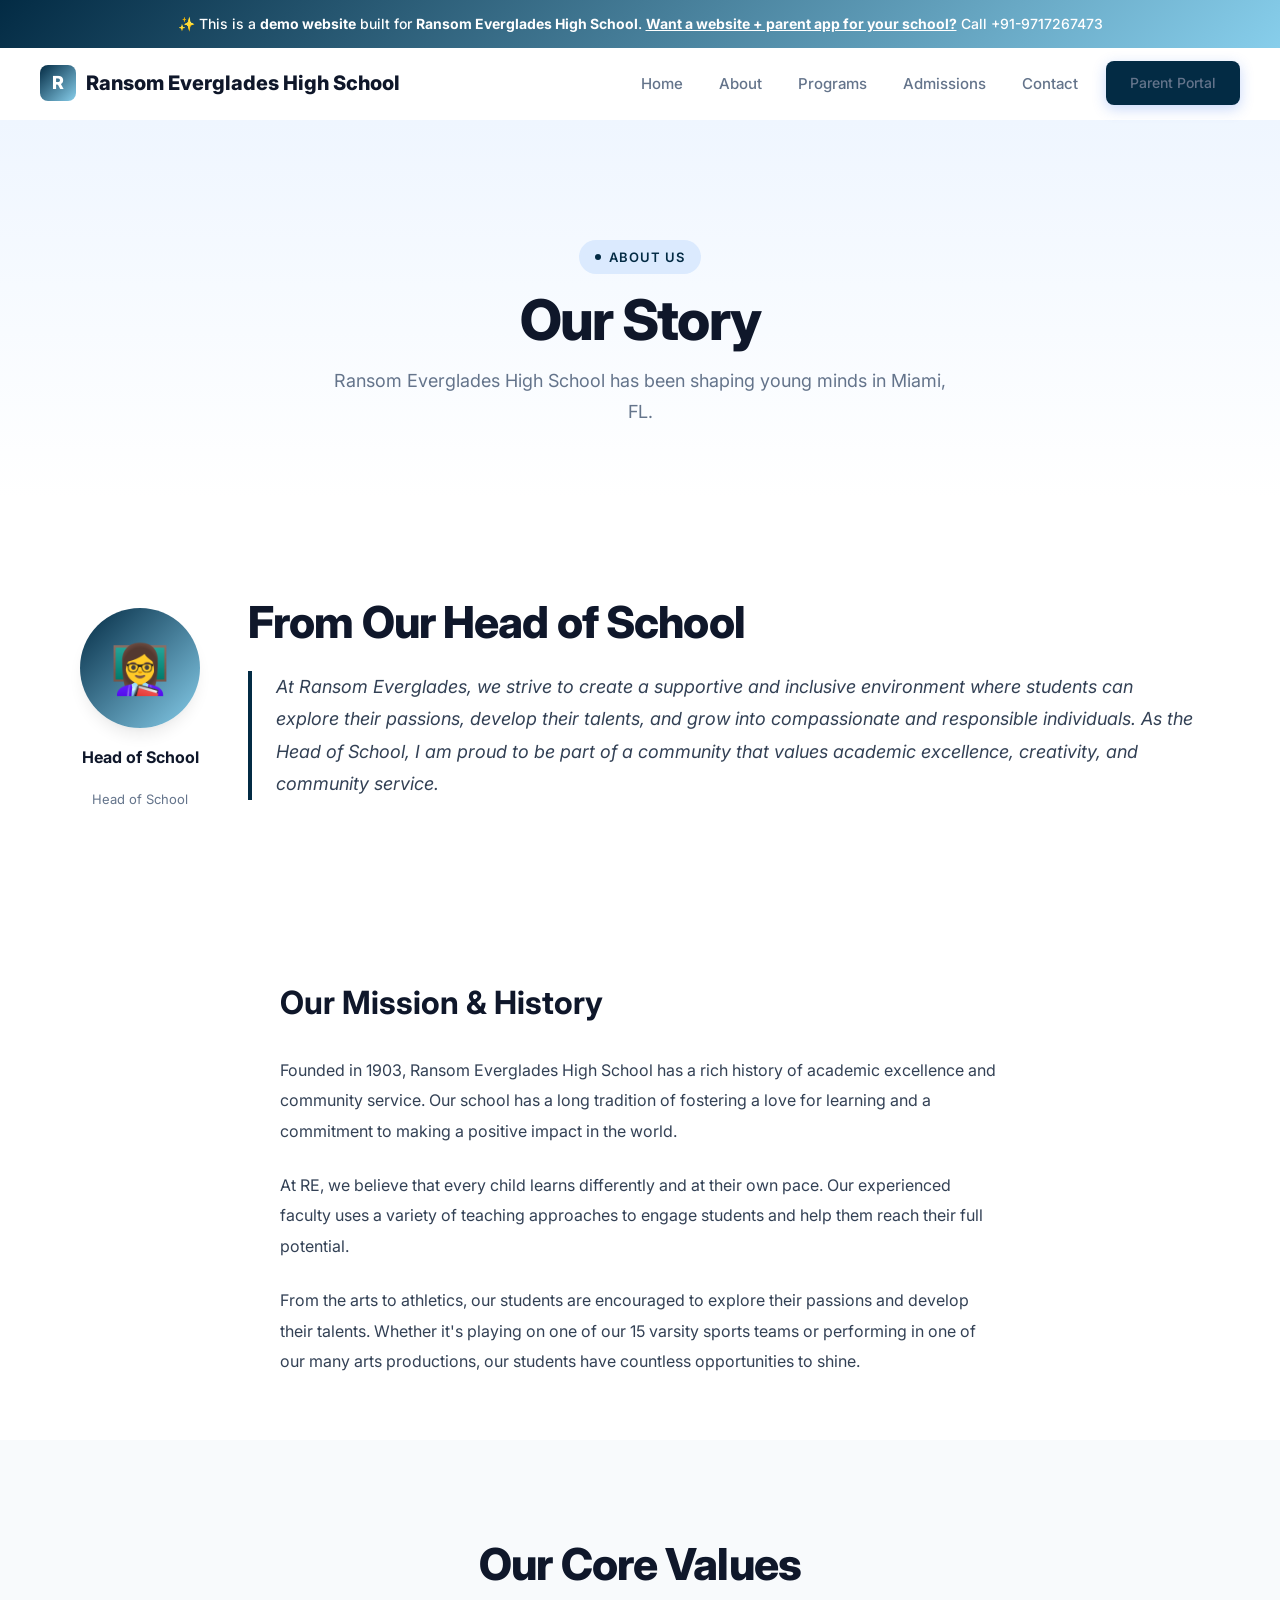
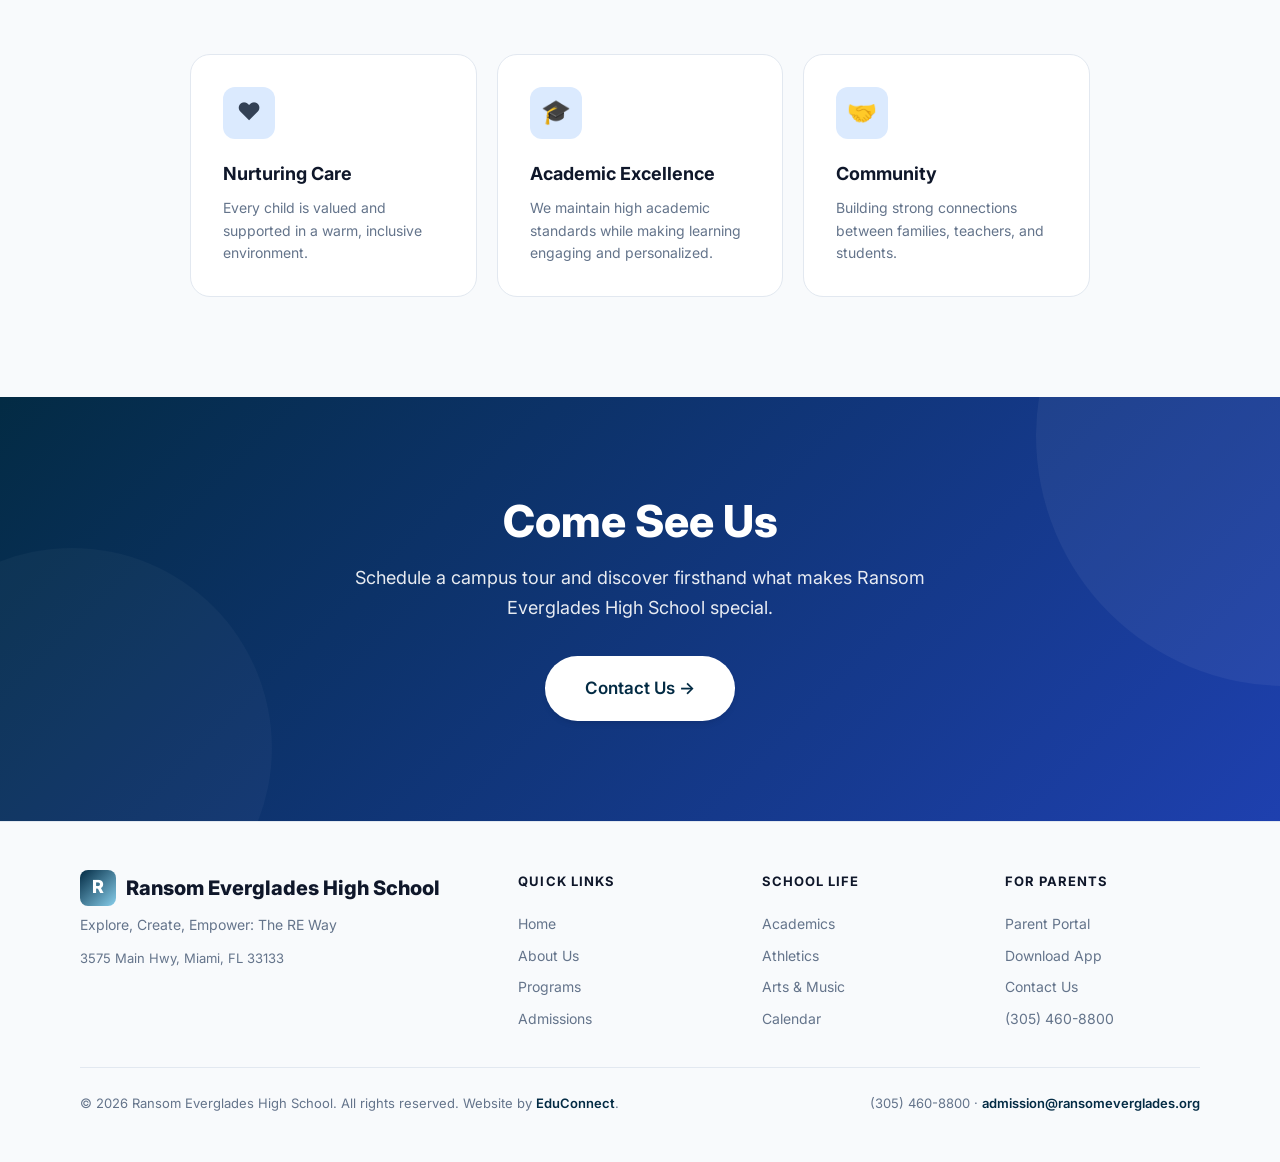
<file: about.html>
<!DOCTYPE html><html lang="en"><head>
  <meta charset="UTF-8"><meta name="viewport" content="width=device-width,initial-scale=1.0">
  <title>About Us — Ransom Everglades High School</title>
  <meta name="description" content="About Us — Ransom Everglades High School, a premier school in Miami, FL serving Pre-K – 8th Grade.">
  <meta property="og:title" content="About Us — Ransom Everglades High School"><meta property="og:type" content="website">
  <link rel="preconnect" href="https://fonts.googleapis.com"><link rel="preconnect" href="https://fonts.gstatic.com" crossorigin>
  <link href="https://fonts.googleapis.com/css2?family=Inter:wght@400;500;600;700;800&display=swap" rel="stylesheet">
  <link rel="stylesheet" href="/styles.css"><script src="/main.js" defer></script>
</head><body><div class="demo-banner">
  ✨ This is a <strong>demo website</strong> built for <strong>Ransom Everglades High School</strong>.
  <a href="mailto:bhupender@myfirststepschool.com">Want a website + parent app for your school?</a> Call +91-9717267473
</div>
<nav class="navbar">
  <a href="/" class="logo"><span class="logo-icon">R</span>Ransom Everglades High School</a>
  <div class="nav-links">
    <a href="/">Home</a>
    <a href="/about.html">About</a>
    <a href="/programs.html">Programs</a>
    <a href="/admissions.html">Admissions</a>
    <a href="/contact.html">Contact</a>
    <a href="/parents.html" class="btn btn-primary" style="padding:10px 24px;font-size:14px">Parent Portal</a>
  </div>
  <button class="hamburger" aria-label="Toggle menu"><span></span><span></span><span></span></button>
</nav><main>
<section class="page-hero"><div class="container">
  <div class="badge animate-on-scroll mb-4">About Us</div>
  <h1 class="heading-xl animate-on-scroll mb-4">Our Story</h1>
  <p class="text-lg text-muted max-w-lg mx-auto animate-on-scroll">Ransom Everglades High School has been shaping young minds in Miami, FL.</p>
</div></section>
<section class="welcome-section section-padding"><div class="container"><div class="welcome-grid">
  <div class="principal-card animate-on-scroll">
    <div class="principal-avatar">👩‍🏫</div>
    <div class="principal-name">Head of School</div><div class="principal-title">Head of School</div>
  </div>
  <div class="welcome-text animate-on-scroll">
    <h2 class="heading-lg mb-6">From Our Head of School</h2>
    <blockquote>At Ransom Everglades, we strive to create a supportive and inclusive environment where students can explore their passions, develop their talents, and grow into compassionate and responsible individuals. As the Head of School, I am proud to be part of a community that values academic excellence, creativity, and community service.</blockquote>
  </div>
</div></div></section>
<section class="content-section"><div class="container">
  <h2 class="heading-md animate-on-scroll mb-8">Our Mission &amp; History</h2>
  <p class="animate-on-scroll">Founded in 1903, Ransom Everglades High School has a rich history of academic excellence and community service. Our school has a long tradition of fostering a love for learning and a commitment to making a positive impact in the world.</p>
<p class="animate-on-scroll">At RE, we believe that every child learns differently and at their own pace. Our experienced faculty uses a variety of teaching approaches to engage students and help them reach their full potential.</p>
<p class="animate-on-scroll">From the arts to athletics, our students are encouraged to explore their passions and develop their talents. Whether it's playing on one of our 15 varsity sports teams or performing in one of our many arts productions, our students have countless opportunities to shine.</p>
</div></section>
<section class="features-section section-padding"><div class="container">
  <div class="text-center mb-16"><h2 class="heading-lg animate-on-scroll mb-4">Our Core Values</h2></div>
  <div class="features-grid" style="max-width:900px;margin:0 auto">
    <div class="feature-card animate-on-scroll stagger-1"><div class="feature-icon">❤️</div><h3>Nurturing Care</h3><p>Every child is valued and supported in a warm, inclusive environment.</p></div>
    <div class="feature-card animate-on-scroll stagger-2"><div class="feature-icon">🎓</div><h3>Academic Excellence</h3><p>We maintain high academic standards while making learning engaging and personalized.</p></div>
    <div class="feature-card animate-on-scroll stagger-3"><div class="feature-icon">🤝</div><h3>Community</h3><p>Building strong connections between families, teachers, and students.</p></div>
  </div>
</div></section>
<section class="cta-section"><div class="container"><div class="cta-content animate-on-scroll">
  <h2>Come See Us</h2>
  <p>Schedule a campus tour and discover firsthand what makes Ransom Everglades High School special.</p>
  <div class="cta-actions"><a href="/contact.html" class="btn btn-white btn-lg">Contact Us →</a></div>
</div></div></section>
</main><footer class="footer">
  <div class="container">
    <div class="footer-grid">
      <div class="footer-brand">
        <div class="logo" style="margin-bottom:8px"><span class="logo-icon">R</span>Ransom Everglades High School</div>
        <p>Explore, Create, Empower: The RE Way</p>
        <p style="margin-top:12px;font-size:13px">3575 Main Hwy, Miami, FL 33133</p>
      </div>
      <div class="footer-col"><h4>Quick Links</h4><a href="/">Home</a><a href="/about.html">About Us</a><a href="/programs.html">Programs</a><a href="/admissions.html">Admissions</a></div>
      <div class="footer-col"><h4>School Life</h4><a href="/programs.html">Academics</a><a href="/programs.html">Athletics</a><a href="/programs.html">Arts &amp; Music</a><a href="/contact.html">Calendar</a></div>
      <div class="footer-col"><h4>For Parents</h4><a href="/parents.html">Parent Portal</a><a href="/parents.html">Download App</a><a href="/contact.html">Contact Us</a><a href="tel:(305) 460-8800">(305) 460-8800</a></div>
    </div>
    <div class="footer-bottom">
      <p>&copy; 2026 Ransom Everglades High School. All rights reserved. Website by <a href="mailto:bhupender@myfirststepschool.com">EduConnect</a>.</p>
      <p>(305) 460-8800 &middot; <a href="mailto:admission@ransomeverglades.org">admission@ransomeverglades.org</a></p>
    </div>
  </div>
</footer></body></html>
</file>
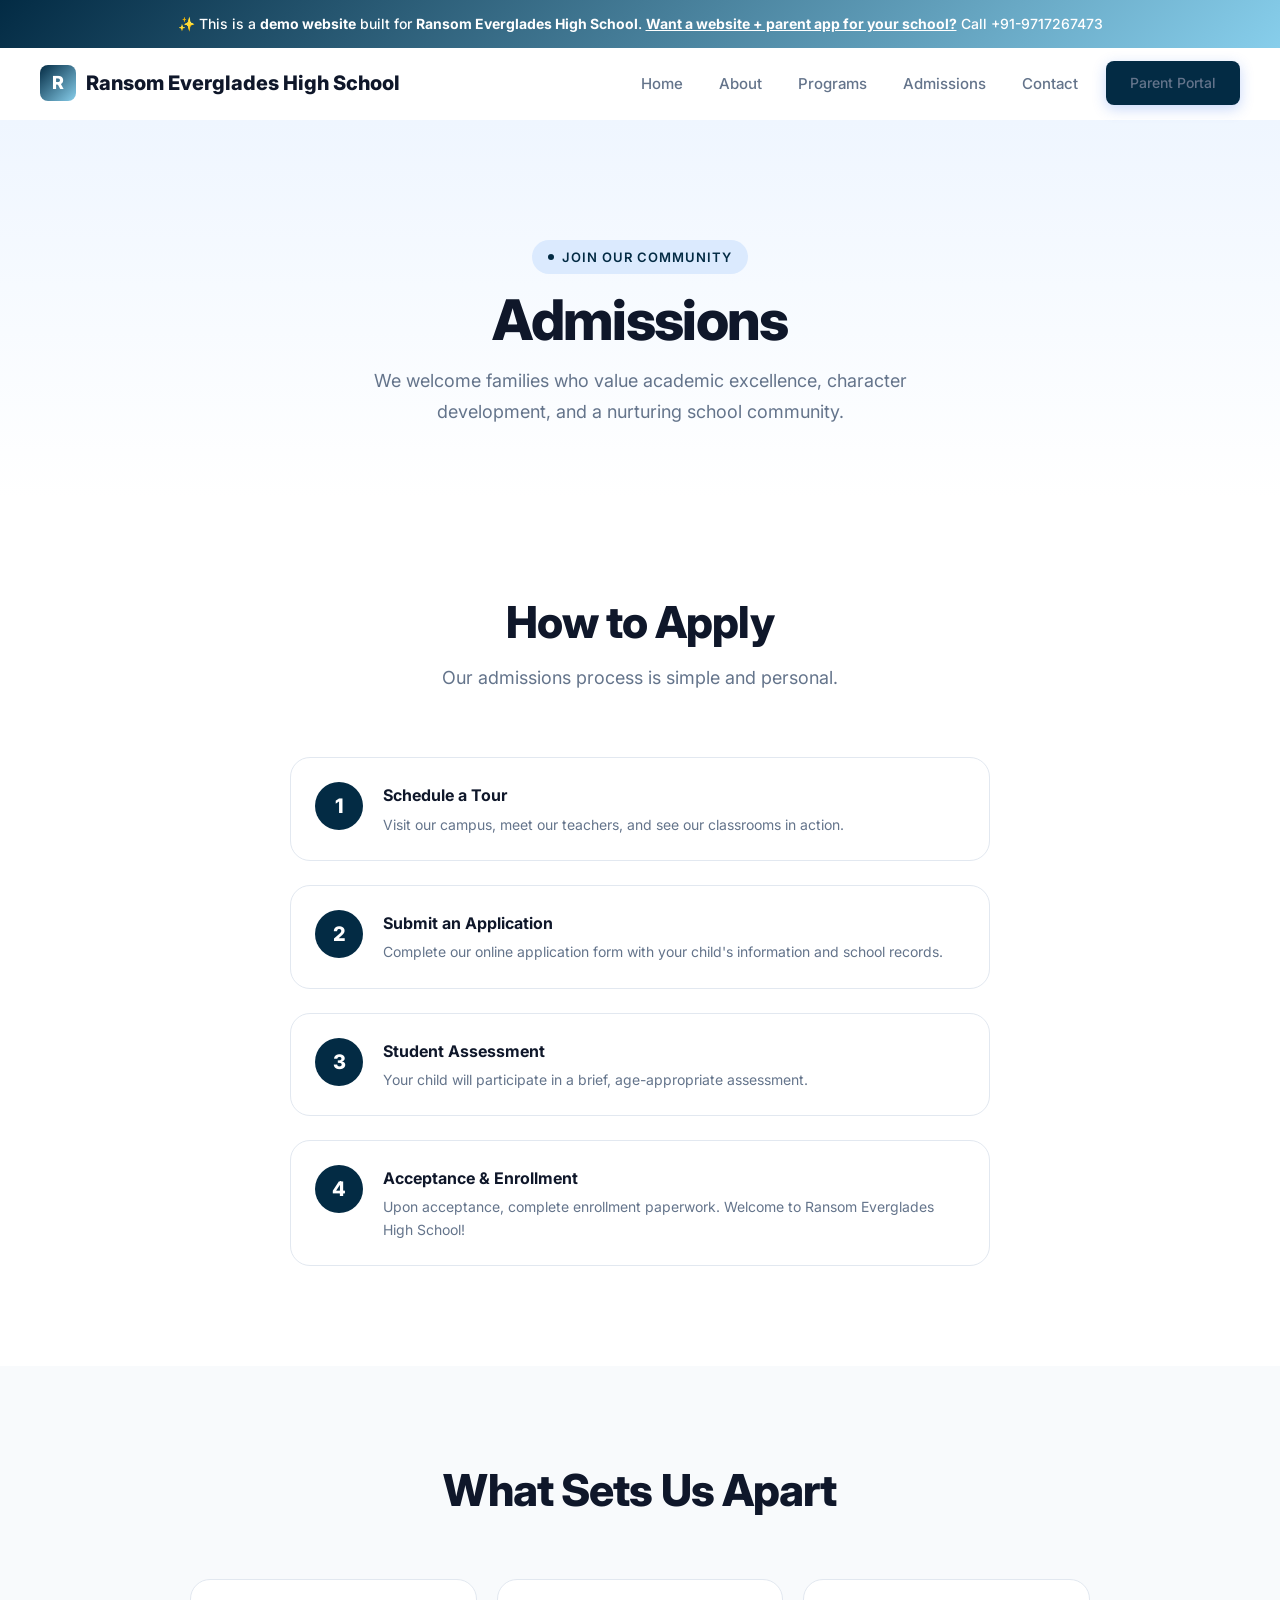
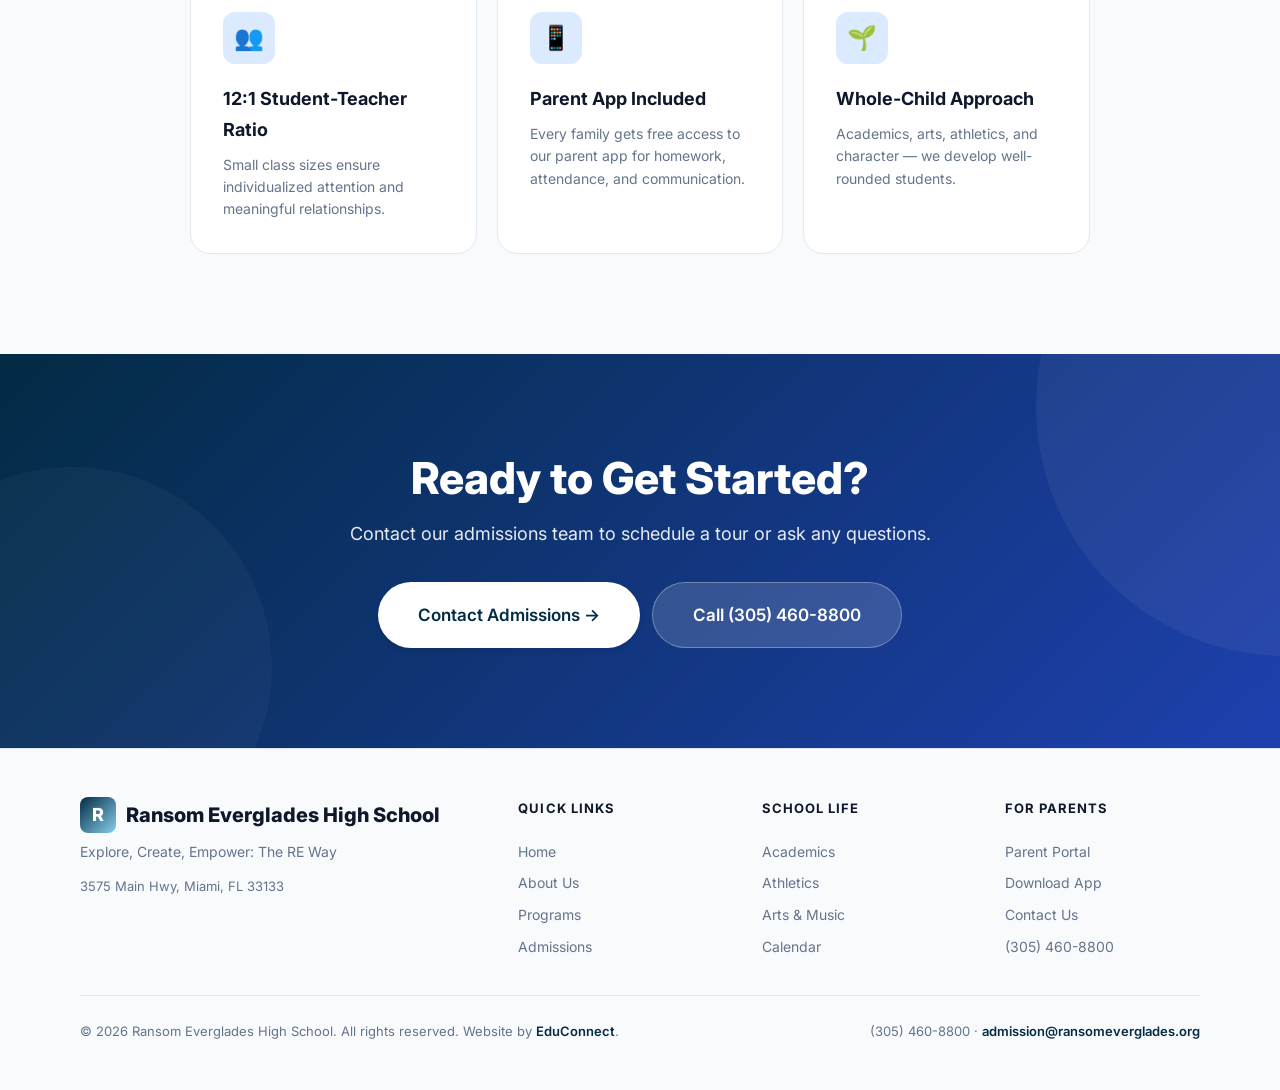
<file: admissions.html>
<!DOCTYPE html><html lang="en"><head>
  <meta charset="UTF-8"><meta name="viewport" content="width=device-width,initial-scale=1.0">
  <title>Admissions — Ransom Everglades High School</title>
  <meta name="description" content="Admissions — Ransom Everglades High School, a premier school in Miami, FL serving Pre-K – 8th Grade.">
  <meta property="og:title" content="Admissions — Ransom Everglades High School"><meta property="og:type" content="website">
  <link rel="preconnect" href="https://fonts.googleapis.com"><link rel="preconnect" href="https://fonts.gstatic.com" crossorigin>
  <link href="https://fonts.googleapis.com/css2?family=Inter:wght@400;500;600;700;800&display=swap" rel="stylesheet">
  <link rel="stylesheet" href="/styles.css"><script src="/main.js" defer></script>
</head><body><div class="demo-banner">
  ✨ This is a <strong>demo website</strong> built for <strong>Ransom Everglades High School</strong>.
  <a href="mailto:bhupender@myfirststepschool.com">Want a website + parent app for your school?</a> Call +91-9717267473
</div>
<nav class="navbar">
  <a href="/" class="logo"><span class="logo-icon">R</span>Ransom Everglades High School</a>
  <div class="nav-links">
    <a href="/">Home</a>
    <a href="/about.html">About</a>
    <a href="/programs.html">Programs</a>
    <a href="/admissions.html">Admissions</a>
    <a href="/contact.html">Contact</a>
    <a href="/parents.html" class="btn btn-primary" style="padding:10px 24px;font-size:14px">Parent Portal</a>
  </div>
  <button class="hamburger" aria-label="Toggle menu"><span></span><span></span><span></span></button>
</nav><main>
<section class="page-hero"><div class="container">
  <div class="badge animate-on-scroll mb-4">Join Our Community</div>
  <h1 class="heading-xl animate-on-scroll mb-4">Admissions</h1>
  <p class="text-lg text-muted max-w-lg mx-auto animate-on-scroll">We welcome families who value academic excellence, character development, and a nurturing school community.</p>
</div></section>
<section class="section-padding"><div class="container">
  <div class="text-center mb-16">
    <h2 class="heading-lg animate-on-scroll mb-4">How to Apply</h2>
    <p class="text-lg text-muted max-w-lg mx-auto animate-on-scroll">Our admissions process is simple and personal.</p>
  </div>
  <div class="admissions-steps">
    <div class="adm-step animate-on-scroll stagger-1"><div class="adm-step-num">1</div><div><h4>Schedule a Tour</h4><p>Visit our campus, meet our teachers, and see our classrooms in action.</p></div></div>
    <div class="adm-step animate-on-scroll stagger-2"><div class="adm-step-num">2</div><div><h4>Submit an Application</h4><p>Complete our online application form with your child's information and school records.</p></div></div>
    <div class="adm-step animate-on-scroll stagger-3"><div class="adm-step-num">3</div><div><h4>Student Assessment</h4><p>Your child will participate in a brief, age-appropriate assessment.</p></div></div>
    <div class="adm-step animate-on-scroll stagger-4"><div class="adm-step-num">4</div><div><h4>Acceptance &amp; Enrollment</h4><p>Upon acceptance, complete enrollment paperwork. Welcome to Ransom Everglades High School!</p></div></div>
  </div>
</div></section>
<section class="features-section section-padding"><div class="container">
  <div class="text-center mb-16"><h2 class="heading-lg animate-on-scroll mb-4">What Sets Us Apart</h2></div>
  <div class="features-grid" style="max-width:900px;margin:0 auto">
    <div class="feature-card animate-on-scroll stagger-1"><div class="feature-icon">👥</div><h3>12:1 Student-Teacher Ratio</h3><p>Small class sizes ensure individualized attention and meaningful relationships.</p></div>
    <div class="feature-card animate-on-scroll stagger-2"><div class="feature-icon">📱</div><h3>Parent App Included</h3><p>Every family gets free access to our parent app for homework, attendance, and communication.</p></div>
    <div class="feature-card animate-on-scroll stagger-3"><div class="feature-icon">🌱</div><h3>Whole-Child Approach</h3><p>Academics, arts, athletics, and character — we develop well-rounded students.</p></div>
  </div>
</div></section>
<section class="cta-section"><div class="container"><div class="cta-content animate-on-scroll">
  <h2>Ready to Get Started?</h2>
  <p>Contact our admissions team to schedule a tour or ask any questions.</p>
  <div class="cta-actions">
    <a href="/contact.html" class="btn btn-white btn-lg">Contact Admissions →</a>
    <a href="tel:(305) 460-8800" class="btn btn-lg" style="background:rgba(255,255,255,.15);color:white;border:1px solid rgba(255,255,255,.3)">Call (305) 460-8800</a>
  </div>
</div></div></section>
</main><footer class="footer">
  <div class="container">
    <div class="footer-grid">
      <div class="footer-brand">
        <div class="logo" style="margin-bottom:8px"><span class="logo-icon">R</span>Ransom Everglades High School</div>
        <p>Explore, Create, Empower: The RE Way</p>
        <p style="margin-top:12px;font-size:13px">3575 Main Hwy, Miami, FL 33133</p>
      </div>
      <div class="footer-col"><h4>Quick Links</h4><a href="/">Home</a><a href="/about.html">About Us</a><a href="/programs.html">Programs</a><a href="/admissions.html">Admissions</a></div>
      <div class="footer-col"><h4>School Life</h4><a href="/programs.html">Academics</a><a href="/programs.html">Athletics</a><a href="/programs.html">Arts &amp; Music</a><a href="/contact.html">Calendar</a></div>
      <div class="footer-col"><h4>For Parents</h4><a href="/parents.html">Parent Portal</a><a href="/parents.html">Download App</a><a href="/contact.html">Contact Us</a><a href="tel:(305) 460-8800">(305) 460-8800</a></div>
    </div>
    <div class="footer-bottom">
      <p>&copy; 2026 Ransom Everglades High School. All rights reserved. Website by <a href="mailto:bhupender@myfirststepschool.com">EduConnect</a>.</p>
      <p>(305) 460-8800 &middot; <a href="mailto:admission@ransomeverglades.org">admission@ransomeverglades.org</a></p>
    </div>
  </div>
</footer></body></html>
</file>
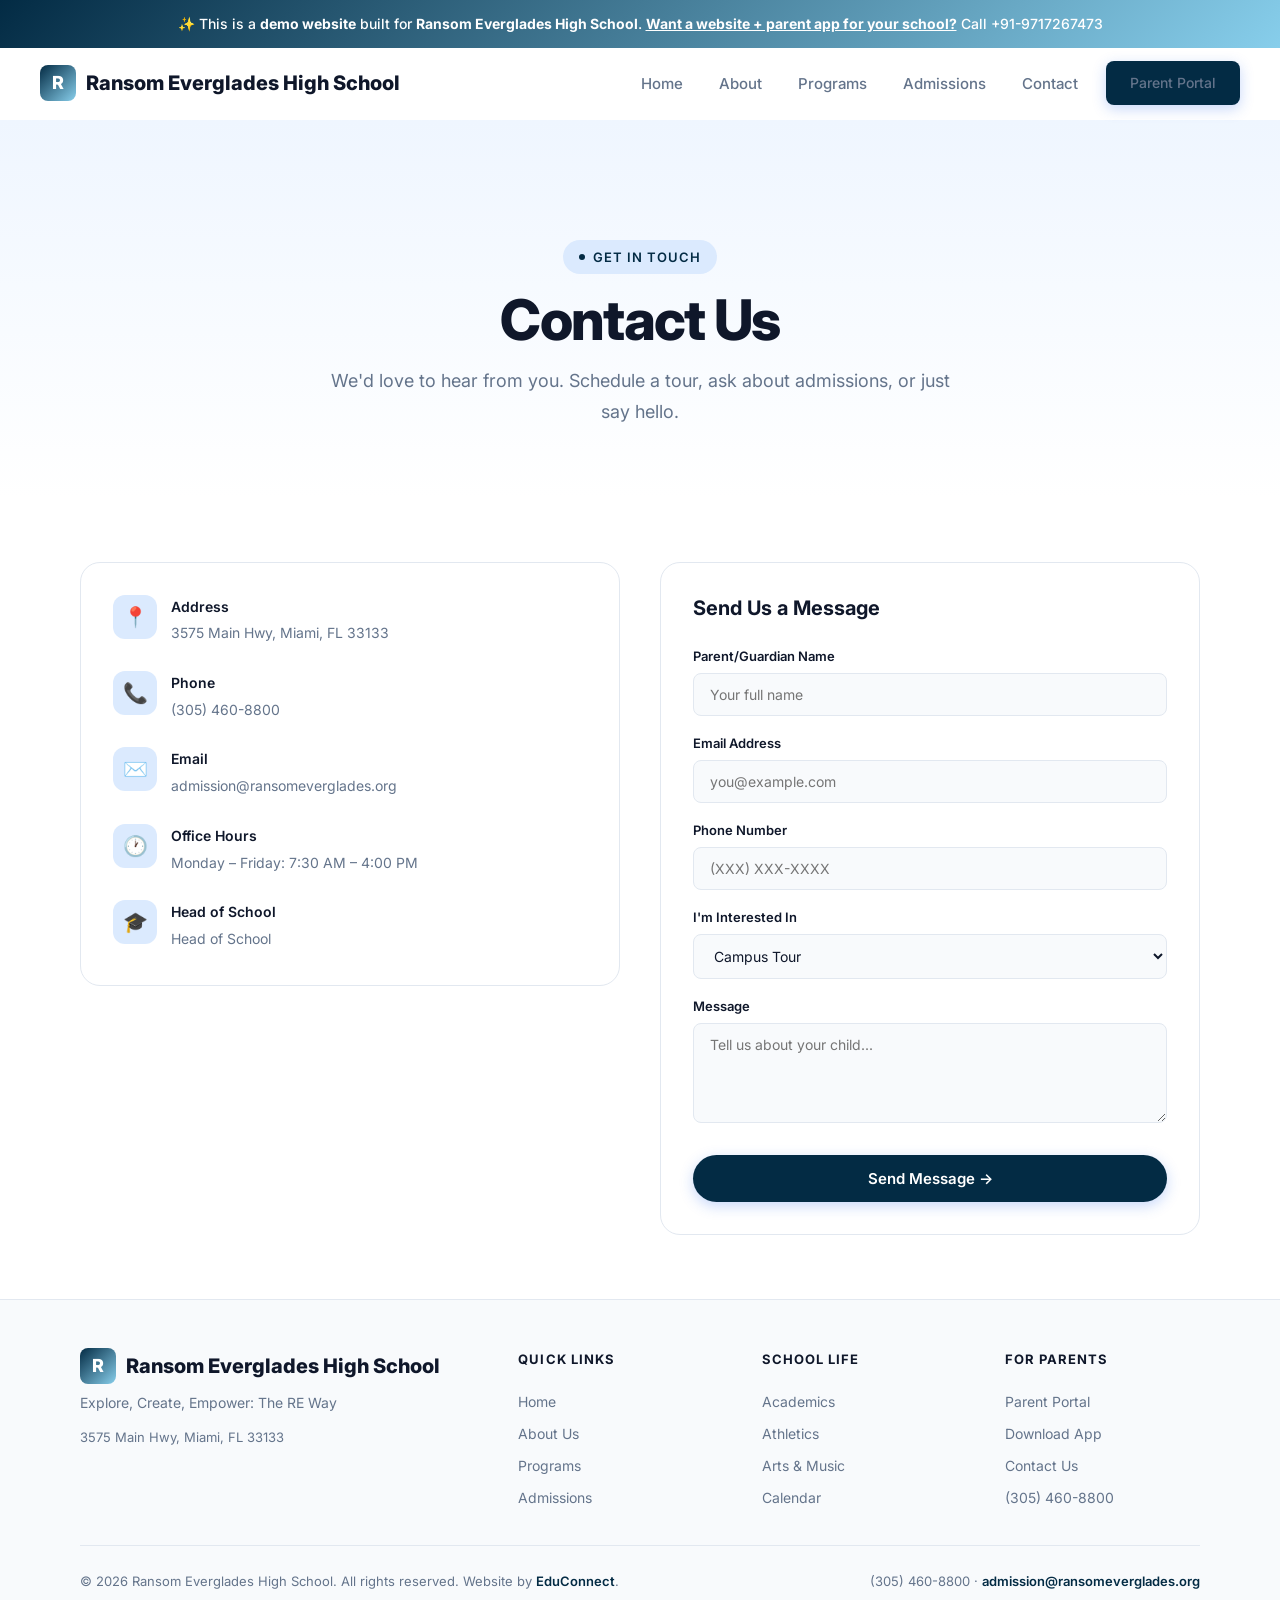
<file: contact.html>
<!DOCTYPE html><html lang="en"><head>
  <meta charset="UTF-8"><meta name="viewport" content="width=device-width,initial-scale=1.0">
  <title>Contact — Ransom Everglades High School</title>
  <meta name="description" content="Contact — Ransom Everglades High School, a premier school in Miami, FL serving Pre-K – 8th Grade.">
  <meta property="og:title" content="Contact — Ransom Everglades High School"><meta property="og:type" content="website">
  <link rel="preconnect" href="https://fonts.googleapis.com"><link rel="preconnect" href="https://fonts.gstatic.com" crossorigin>
  <link href="https://fonts.googleapis.com/css2?family=Inter:wght@400;500;600;700;800&display=swap" rel="stylesheet">
  <link rel="stylesheet" href="/styles.css"><script src="/main.js" defer></script>
</head><body><div class="demo-banner">
  ✨ This is a <strong>demo website</strong> built for <strong>Ransom Everglades High School</strong>.
  <a href="mailto:bhupender@myfirststepschool.com">Want a website + parent app for your school?</a> Call +91-9717267473
</div>
<nav class="navbar">
  <a href="/" class="logo"><span class="logo-icon">R</span>Ransom Everglades High School</a>
  <div class="nav-links">
    <a href="/">Home</a>
    <a href="/about.html">About</a>
    <a href="/programs.html">Programs</a>
    <a href="/admissions.html">Admissions</a>
    <a href="/contact.html">Contact</a>
    <a href="/parents.html" class="btn btn-primary" style="padding:10px 24px;font-size:14px">Parent Portal</a>
  </div>
  <button class="hamburger" aria-label="Toggle menu"><span></span><span></span><span></span></button>
</nav><main>
<section class="page-hero"><div class="container">
  <div class="badge animate-on-scroll mb-4">Get in Touch</div>
  <h1 class="heading-xl animate-on-scroll mb-4">Contact Us</h1>
  <p class="text-lg text-muted max-w-lg mx-auto animate-on-scroll">We'd love to hear from you. Schedule a tour, ask about admissions, or just say hello.</p>
</div></section>
<section class="content-section"><div class="container" style="max-width:1200px"><div class="contact-grid">
  <div>
    <div class="contact-info-card animate-on-scroll mb-8">
      <div class="contact-item"><div class="contact-icon">📍</div><div><h4>Address</h4><p>3575 Main Hwy, Miami, FL 33133</p></div></div>
      <div class="contact-item"><div class="contact-icon">📞</div><div><h4>Phone</h4><p>(305) 460-8800</p></div></div>
      <div class="contact-item"><div class="contact-icon">✉️</div><div><h4>Email</h4><p>admission@ransomeverglades.org</p></div></div>
      <div class="contact-item"><div class="contact-icon">🕐</div><div><h4>Office Hours</h4><p>Monday – Friday: 7:30 AM – 4:00 PM</p></div></div>
      <div class="contact-item"><div class="contact-icon">🎓</div><div><h4>Head of School</h4><p>Head of School</p></div></div>
    </div>
  </div>
  <div class="contact-form animate-on-scroll">
    <h3 class="heading-sm mb-6">Send Us a Message</h3>
    <form action="mailto:admission@ransomeverglades.org" method="POST" enctype="text/plain">
      <div class="form-group"><label class="form-label">Parent/Guardian Name</label><input type="text" class="form-input" placeholder="Your full name" required></div>
      <div class="form-group"><label class="form-label">Email Address</label><input type="email" class="form-input" placeholder="you@example.com" required></div>
      <div class="form-group"><label class="form-label">Phone Number</label><input type="tel" class="form-input" placeholder="(XXX) XXX-XXXX"></div>
      <div class="form-group"><label class="form-label">I'm Interested In</label>
        <select class="form-input"><option>Campus Tour</option><option>Admissions Inquiry</option><option>Transfer Student</option><option>General Question</option></select>
      </div>
      <div class="form-group"><label class="form-label">Message</label><textarea class="form-textarea" placeholder="Tell us about your child..." rows="4" required></textarea></div>
      <button type="submit" class="btn btn-primary" style="width:100%">Send Message →</button>
    </form>
  </div>
</div></div></section>
</main><footer class="footer">
  <div class="container">
    <div class="footer-grid">
      <div class="footer-brand">
        <div class="logo" style="margin-bottom:8px"><span class="logo-icon">R</span>Ransom Everglades High School</div>
        <p>Explore, Create, Empower: The RE Way</p>
        <p style="margin-top:12px;font-size:13px">3575 Main Hwy, Miami, FL 33133</p>
      </div>
      <div class="footer-col"><h4>Quick Links</h4><a href="/">Home</a><a href="/about.html">About Us</a><a href="/programs.html">Programs</a><a href="/admissions.html">Admissions</a></div>
      <div class="footer-col"><h4>School Life</h4><a href="/programs.html">Academics</a><a href="/programs.html">Athletics</a><a href="/programs.html">Arts &amp; Music</a><a href="/contact.html">Calendar</a></div>
      <div class="footer-col"><h4>For Parents</h4><a href="/parents.html">Parent Portal</a><a href="/parents.html">Download App</a><a href="/contact.html">Contact Us</a><a href="tel:(305) 460-8800">(305) 460-8800</a></div>
    </div>
    <div class="footer-bottom">
      <p>&copy; 2026 Ransom Everglades High School. All rights reserved. Website by <a href="mailto:bhupender@myfirststepschool.com">EduConnect</a>.</p>
      <p>(305) 460-8800 &middot; <a href="mailto:admission@ransomeverglades.org">admission@ransomeverglades.org</a></p>
    </div>
  </div>
</footer></body></html>
</file>
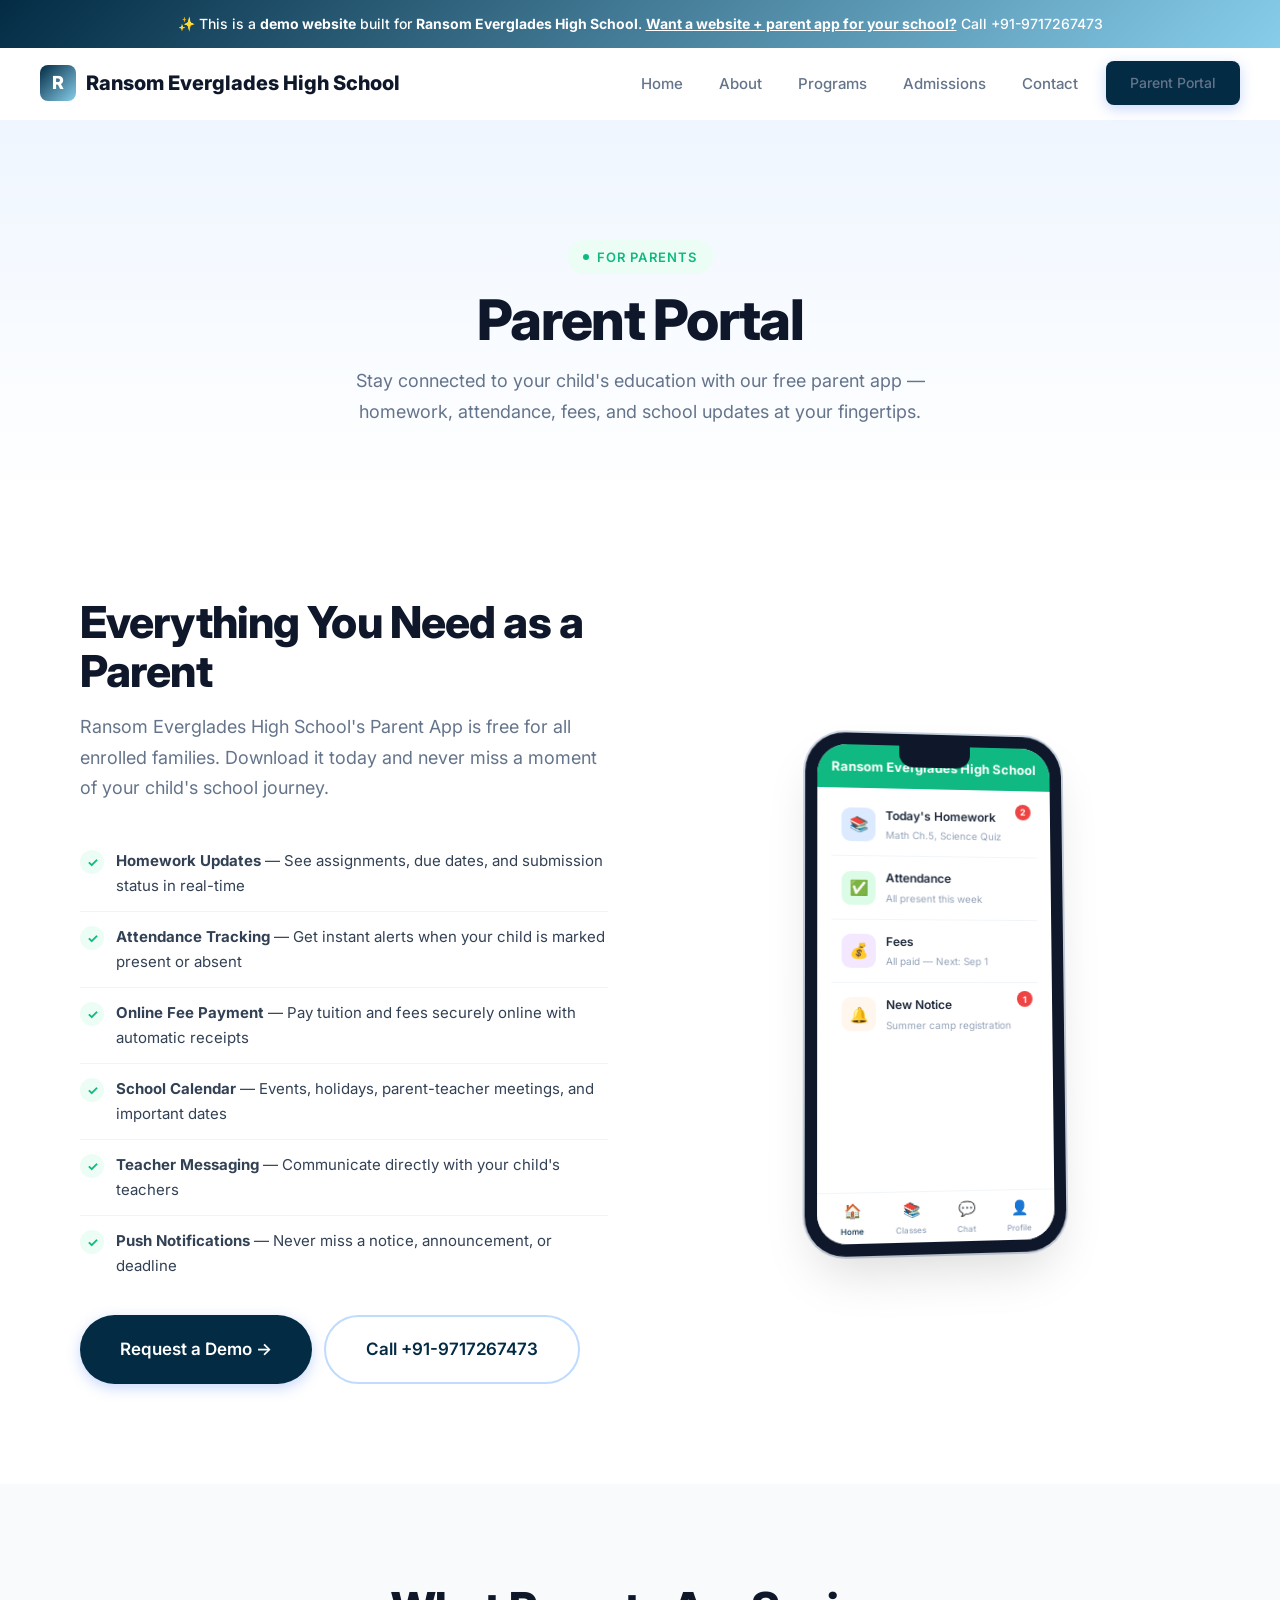
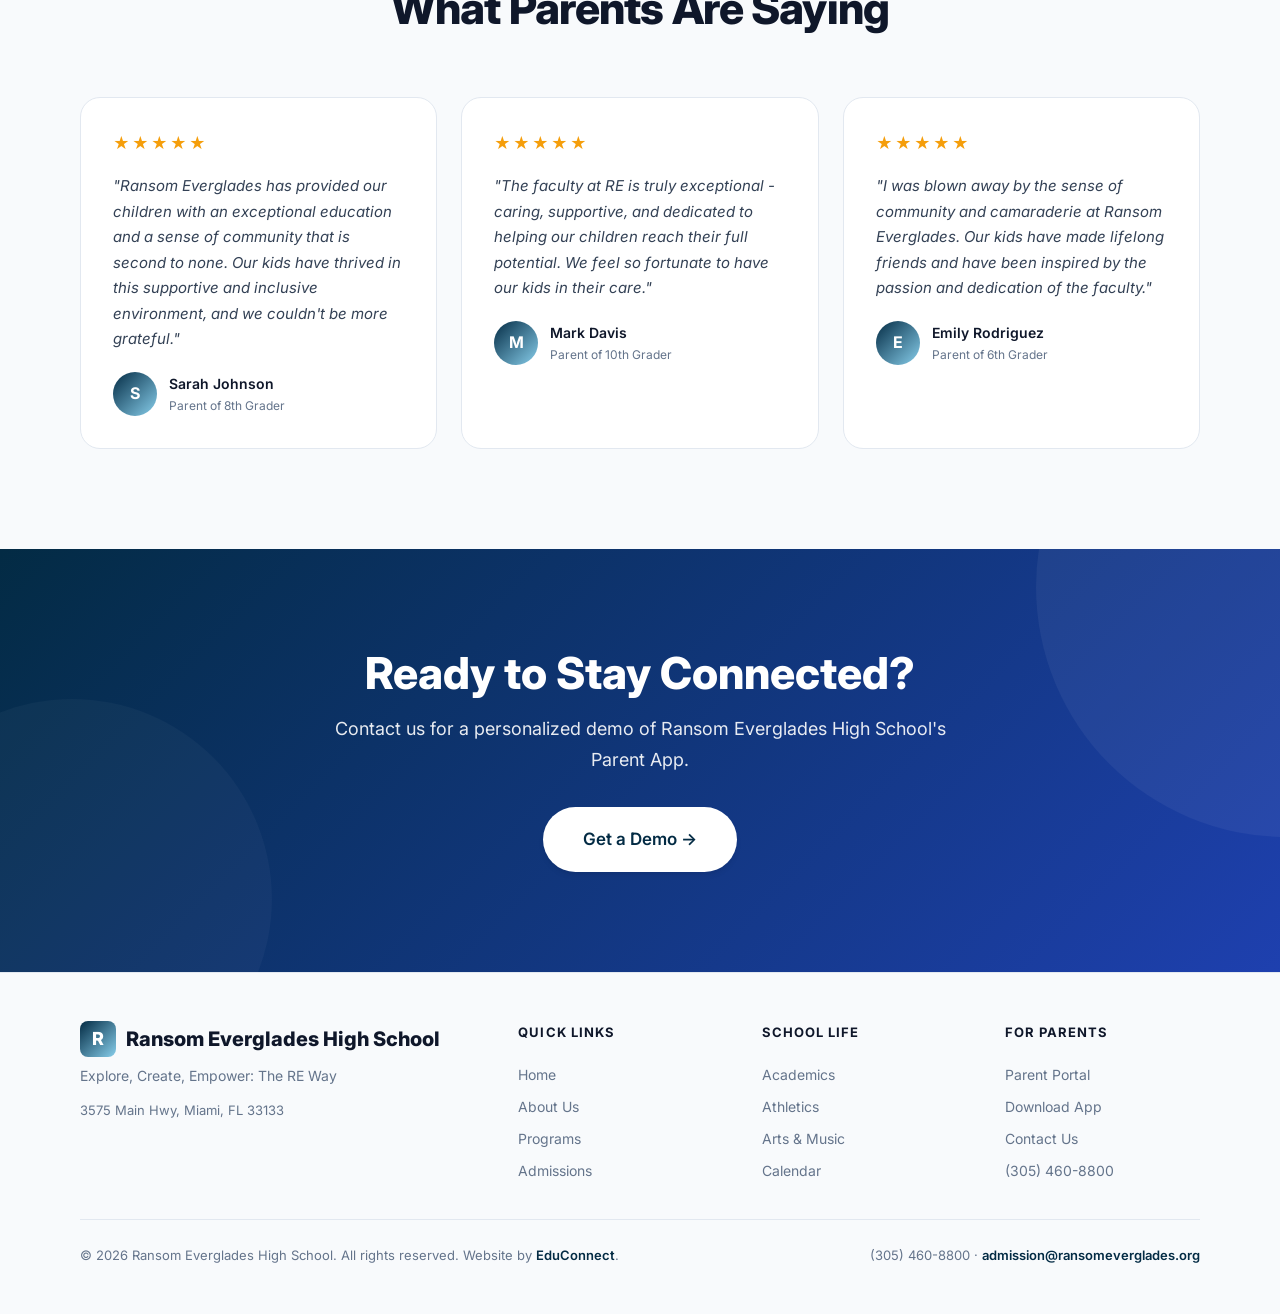
<file: parents.html>
<!DOCTYPE html><html lang="en"><head>
  <meta charset="UTF-8"><meta name="viewport" content="width=device-width,initial-scale=1.0">
  <title>Parent Portal — Ransom Everglades High School</title>
  <meta name="description" content="Parent Portal — Ransom Everglades High School, a premier school in Miami, FL serving Pre-K – 8th Grade.">
  <meta property="og:title" content="Parent Portal — Ransom Everglades High School"><meta property="og:type" content="website">
  <link rel="preconnect" href="https://fonts.googleapis.com"><link rel="preconnect" href="https://fonts.gstatic.com" crossorigin>
  <link href="https://fonts.googleapis.com/css2?family=Inter:wght@400;500;600;700;800&display=swap" rel="stylesheet">
  <link rel="stylesheet" href="/styles.css"><script src="/main.js" defer></script>
</head><body><div class="demo-banner">
  ✨ This is a <strong>demo website</strong> built for <strong>Ransom Everglades High School</strong>.
  <a href="mailto:bhupender@myfirststepschool.com">Want a website + parent app for your school?</a> Call +91-9717267473
</div>
<nav class="navbar">
  <a href="/" class="logo"><span class="logo-icon">R</span>Ransom Everglades High School</a>
  <div class="nav-links">
    <a href="/">Home</a>
    <a href="/about.html">About</a>
    <a href="/programs.html">Programs</a>
    <a href="/admissions.html">Admissions</a>
    <a href="/contact.html">Contact</a>
    <a href="/parents.html" class="btn btn-primary" style="padding:10px 24px;font-size:14px">Parent Portal</a>
  </div>
  <button class="hamburger" aria-label="Toggle menu"><span></span><span></span><span></span></button>
</nav><main>
<section class="page-hero"><div class="container">
  <div class="badge accent animate-on-scroll mb-4">For Parents</div>
  <h1 class="heading-xl animate-on-scroll mb-4">Parent Portal</h1>
  <p class="text-lg text-muted max-w-lg mx-auto animate-on-scroll">Stay connected to your child's education with our free parent app — homework, attendance, fees, and school updates at your fingertips.</p>
</div></section>
<section class="portal-section section-padding"><div class="container"><div class="portal-grid">
  <div>
    <h2 class="heading-lg animate-on-scroll mb-4">Everything You Need as a Parent</h2>
    <p class="text-lg text-muted animate-on-scroll mb-8">Ransom Everglades High School's Parent App is free for all enrolled families. Download it today and never miss a moment of your child's school journey.</p>
    <ul class="portal-features animate-on-scroll">
      <li><span class="pf-icon">✓</span><div><strong>Homework Updates</strong> — See assignments, due dates, and submission status in real-time</div></li>
      <li><span class="pf-icon">✓</span><div><strong>Attendance Tracking</strong> — Get instant alerts when your child is marked present or absent</div></li>
      <li><span class="pf-icon">✓</span><div><strong>Online Fee Payment</strong> — Pay tuition and fees securely online with automatic receipts</div></li>
      <li><span class="pf-icon">✓</span><div><strong>School Calendar</strong> — Events, holidays, parent-teacher meetings, and important dates</div></li>
      <li><span class="pf-icon">✓</span><div><strong>Teacher Messaging</strong> — Communicate directly with your child's teachers</div></li>
      <li><span class="pf-icon">✓</span><div><strong>Push Notifications</strong> — Never miss a notice, announcement, or deadline</div></li>
    </ul>
    <div class="animate-on-scroll" style="display:flex;gap:12px;flex-wrap:wrap;margin-top:24px">
      <a href="mailto:bhupender@myfirststepschool.com?subject=Parent App Demo" class="btn btn-primary btn-lg">Request a Demo →</a>
      <a href="tel:+919717267473" class="btn btn-outline btn-lg">Call +91-9717267473</a>
    </div>
  </div>
  <div class="animate-on-scroll" style="display:flex;justify-content:center">
    <div class="phone-mockup" style="transform:perspective(1000px) rotateY(6deg) rotateX(3deg)"><div class="phone-screen">
      <div class="phone-status-bar" style="background:var(--accent)">Ransom Everglades High School</div>
      <div class="phone-screen-content">
        <div class="phone-nav-item"><div class="phone-nav-icon blue">📚</div><div><div class="phone-nav-label">Today's Homework</div><div class="phone-nav-sub">Math Ch.5, Science Quiz</div></div><div class="phone-badge">2</div></div>
        <div class="phone-nav-item"><div class="phone-nav-icon green">✅</div><div><div class="phone-nav-label">Attendance</div><div class="phone-nav-sub">All present this week</div></div></div>
        <div class="phone-nav-item"><div class="phone-nav-icon purple">💰</div><div><div class="phone-nav-label">Fees</div><div class="phone-nav-sub">All paid — Next: Sep 1</div></div></div>
        <div class="phone-nav-item"><div class="phone-nav-icon orange">🔔</div><div><div class="phone-nav-label">New Notice</div><div class="phone-nav-sub">Summer camp registration</div></div><div class="phone-badge">1</div></div>
      </div>
      <div class="phone-bottom-bar">
        <div class="phone-tab active"><div style="font-size:14px">🏠</div>Home</div>
        <div class="phone-tab"><div style="font-size:14px">📚</div>Classes</div>
        <div class="phone-tab"><div style="font-size:14px">💬</div>Chat</div>
        <div class="phone-tab"><div style="font-size:14px">👤</div>Profile</div>
      </div>
    </div></div>
  </div>
</div></div></section>
<section class="testimonials-section section-padding"><div class="container">
  <div class="text-center mb-16"><h2 class="heading-lg animate-on-scroll mb-4">What Parents Are Saying</h2></div>
  <div class="testimonials-grid">
      <div class="testimonial-card animate-on-scroll stagger-1">
        <div class="stars"><span class="star">★</span><span class="star">★</span><span class="star">★</span><span class="star">★</span><span class="star">★</span></div>
        <p class="testimonial-text">"Ransom Everglades has provided our children with an exceptional education and a sense of community that is second to none. Our kids have thrived in this supportive and inclusive environment, and we couldn't be more grateful."</p>
        <div class="testimonial-author"><div class="author-avatar">S</div>
        <div class="author-info"><div class="author-name">Sarah Johnson</div><div class="author-role">Parent of 8th Grader</div></div></div>
      </div>
      <div class="testimonial-card animate-on-scroll stagger-2">
        <div class="stars"><span class="star">★</span><span class="star">★</span><span class="star">★</span><span class="star">★</span><span class="star">★</span></div>
        <p class="testimonial-text">"The faculty at RE is truly exceptional - caring, supportive, and dedicated to helping our children reach their full potential. We feel so fortunate to have our kids in their care."</p>
        <div class="testimonial-author"><div class="author-avatar">M</div>
        <div class="author-info"><div class="author-name">Mark Davis</div><div class="author-role">Parent of 10th Grader</div></div></div>
      </div>
      <div class="testimonial-card animate-on-scroll stagger-3">
        <div class="stars"><span class="star">★</span><span class="star">★</span><span class="star">★</span><span class="star">★</span><span class="star">★</span></div>
        <p class="testimonial-text">"I was blown away by the sense of community and camaraderie at Ransom Everglades. Our kids have made lifelong friends and have been inspired by the passion and dedication of the faculty."</p>
        <div class="testimonial-author"><div class="author-avatar">E</div>
        <div class="author-info"><div class="author-name">Emily Rodriguez</div><div class="author-role">Parent of 6th Grader</div></div></div>
      </div></div>
</div></section>
<section class="cta-section"><div class="container"><div class="cta-content animate-on-scroll">
  <h2>Ready to Stay Connected?</h2>
  <p>Contact us for a personalized demo of Ransom Everglades High School's Parent App.</p>
  <div class="cta-actions"><a href="mailto:bhupender@myfirststepschool.com?subject=Demo Request" class="btn btn-white btn-lg">Get a Demo →</a></div>
</div></div></section>
</main><footer class="footer">
  <div class="container">
    <div class="footer-grid">
      <div class="footer-brand">
        <div class="logo" style="margin-bottom:8px"><span class="logo-icon">R</span>Ransom Everglades High School</div>
        <p>Explore, Create, Empower: The RE Way</p>
        <p style="margin-top:12px;font-size:13px">3575 Main Hwy, Miami, FL 33133</p>
      </div>
      <div class="footer-col"><h4>Quick Links</h4><a href="/">Home</a><a href="/about.html">About Us</a><a href="/programs.html">Programs</a><a href="/admissions.html">Admissions</a></div>
      <div class="footer-col"><h4>School Life</h4><a href="/programs.html">Academics</a><a href="/programs.html">Athletics</a><a href="/programs.html">Arts &amp; Music</a><a href="/contact.html">Calendar</a></div>
      <div class="footer-col"><h4>For Parents</h4><a href="/parents.html">Parent Portal</a><a href="/parents.html">Download App</a><a href="/contact.html">Contact Us</a><a href="tel:(305) 460-8800">(305) 460-8800</a></div>
    </div>
    <div class="footer-bottom">
      <p>&copy; 2026 Ransom Everglades High School. All rights reserved. Website by <a href="mailto:bhupender@myfirststepschool.com">EduConnect</a>.</p>
      <p>(305) 460-8800 &middot; <a href="mailto:admission@ransomeverglades.org">admission@ransomeverglades.org</a></p>
    </div>
  </div>
</footer></body></html>
</file>
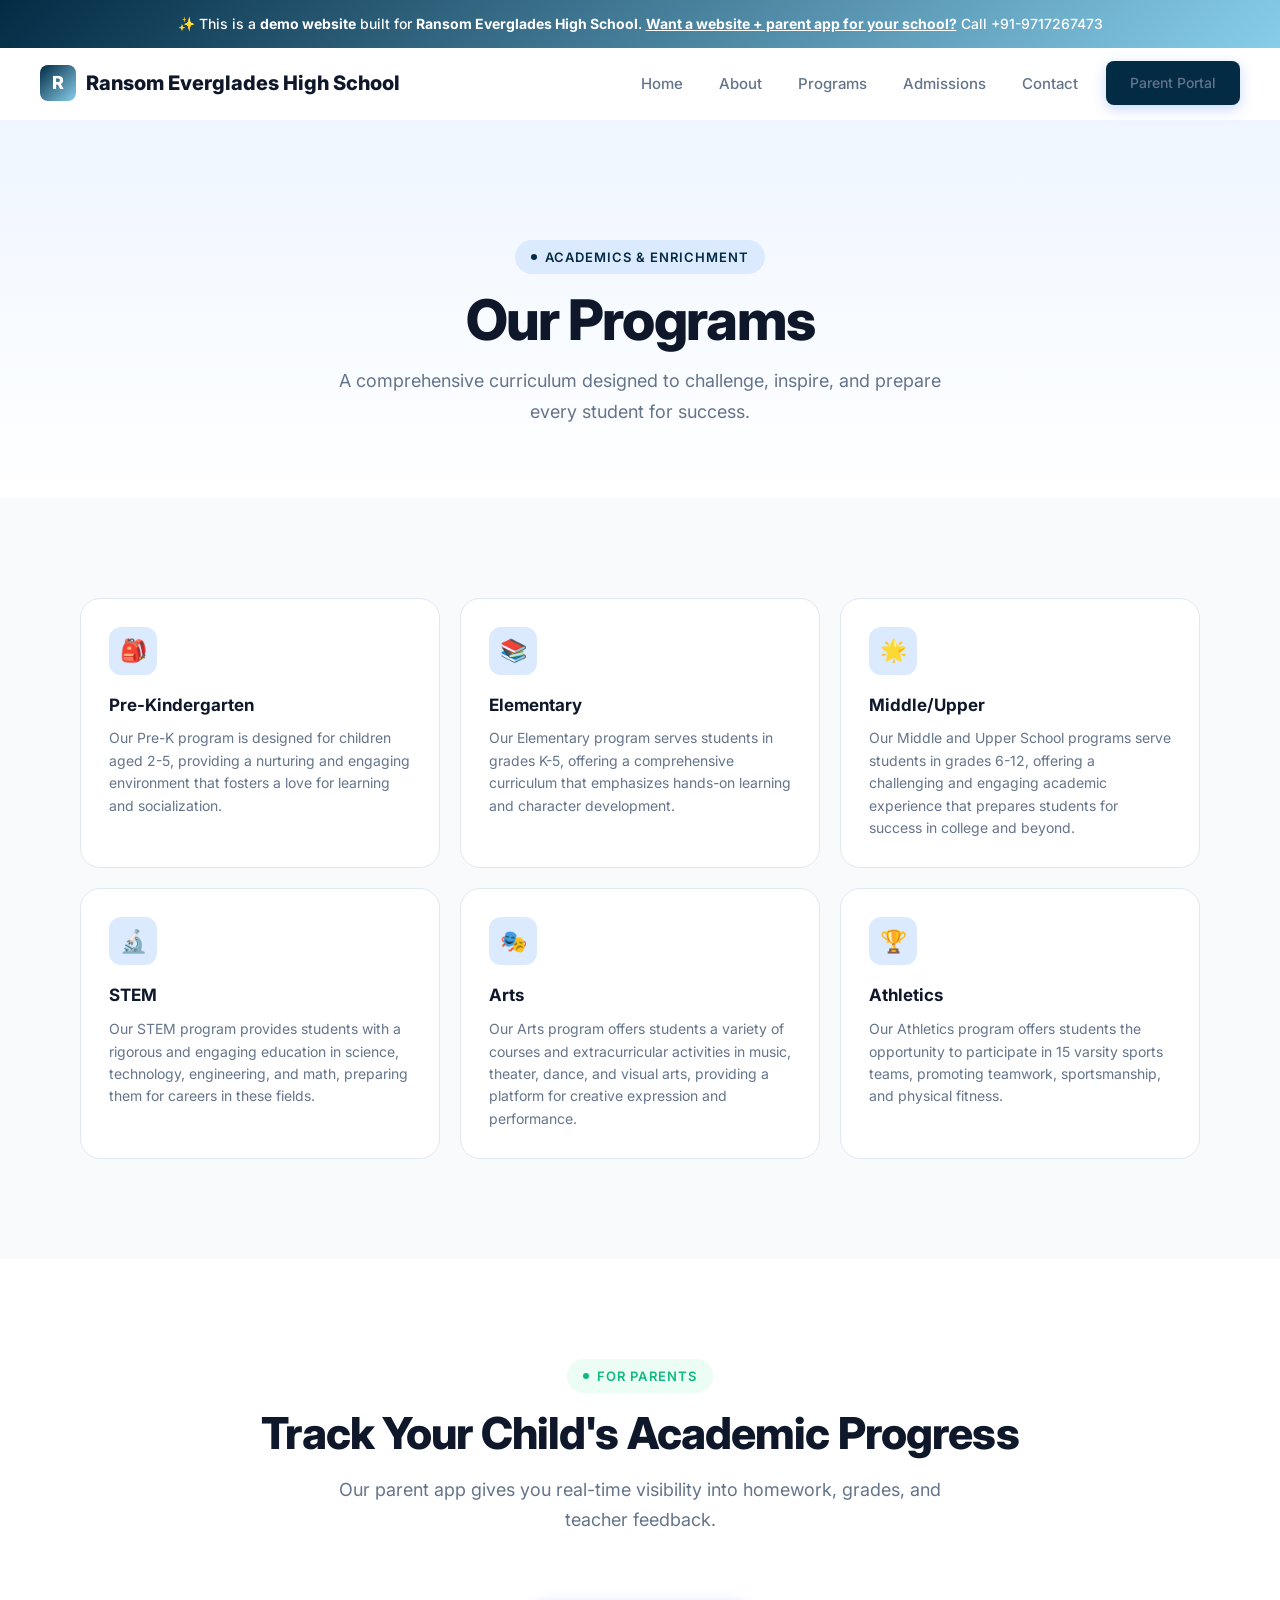
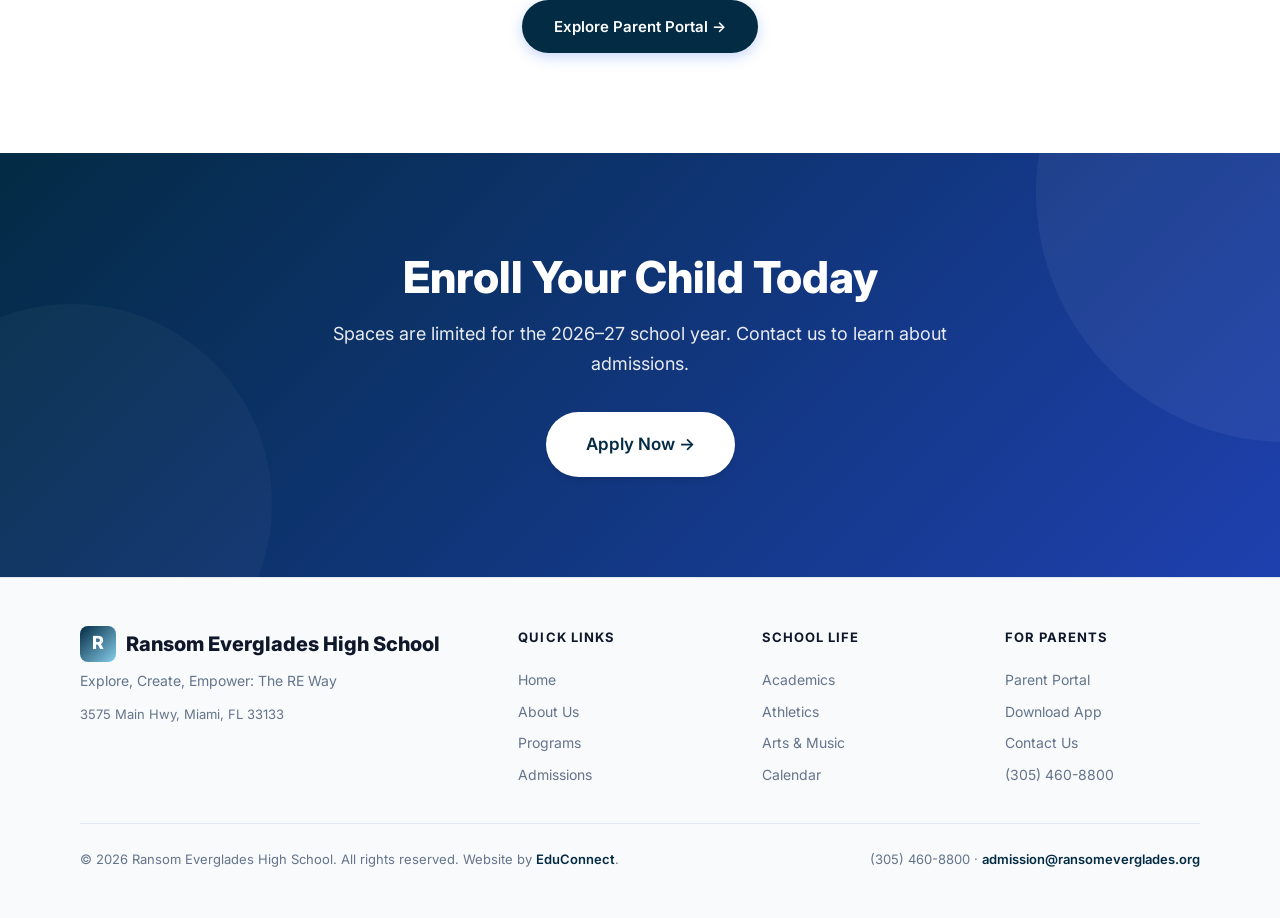
<file: programs.html>
<!DOCTYPE html><html lang="en"><head>
  <meta charset="UTF-8"><meta name="viewport" content="width=device-width,initial-scale=1.0">
  <title>Programs — Ransom Everglades High School</title>
  <meta name="description" content="Programs — Ransom Everglades High School, a premier school in Miami, FL serving Pre-K – 8th Grade.">
  <meta property="og:title" content="Programs — Ransom Everglades High School"><meta property="og:type" content="website">
  <link rel="preconnect" href="https://fonts.googleapis.com"><link rel="preconnect" href="https://fonts.gstatic.com" crossorigin>
  <link href="https://fonts.googleapis.com/css2?family=Inter:wght@400;500;600;700;800&display=swap" rel="stylesheet">
  <link rel="stylesheet" href="/styles.css"><script src="/main.js" defer></script>
</head><body><div class="demo-banner">
  ✨ This is a <strong>demo website</strong> built for <strong>Ransom Everglades High School</strong>.
  <a href="mailto:bhupender@myfirststepschool.com">Want a website + parent app for your school?</a> Call +91-9717267473
</div>
<nav class="navbar">
  <a href="/" class="logo"><span class="logo-icon">R</span>Ransom Everglades High School</a>
  <div class="nav-links">
    <a href="/">Home</a>
    <a href="/about.html">About</a>
    <a href="/programs.html">Programs</a>
    <a href="/admissions.html">Admissions</a>
    <a href="/contact.html">Contact</a>
    <a href="/parents.html" class="btn btn-primary" style="padding:10px 24px;font-size:14px">Parent Portal</a>
  </div>
  <button class="hamburger" aria-label="Toggle menu"><span></span><span></span><span></span></button>
</nav><main>
<section class="page-hero"><div class="container">
  <div class="badge animate-on-scroll mb-4">Academics &amp; Enrichment</div>
  <h1 class="heading-xl animate-on-scroll mb-4">Our Programs</h1>
  <p class="text-lg text-muted max-w-lg mx-auto animate-on-scroll">A comprehensive curriculum designed to challenge, inspire, and prepare every student for success.</p>
</div></section>
<section class="section-padding" style="background:var(--bg-alt)"><div class="container">
  <div class="programs-grid">
      <div class="program-card animate-on-scroll stagger-1">
        <div class="program-icon">🎒</div><h3>Pre-Kindergarten</h3><p>Our Pre-K program is designed for children aged 2-5, providing a nurturing and engaging environment that fosters a love for learning and socialization.</p>
      </div>
      <div class="program-card animate-on-scroll stagger-2">
        <div class="program-icon">📚</div><h3>Elementary</h3><p>Our Elementary program serves students in grades K-5, offering a comprehensive curriculum that emphasizes hands-on learning and character development.</p>
      </div>
      <div class="program-card animate-on-scroll stagger-3">
        <div class="program-icon">🌟</div><h3>Middle/Upper</h3><p>Our Middle and Upper School programs serve students in grades 6-12, offering a challenging and engaging academic experience that prepares students for success in college and beyond.</p>
      </div>
      <div class="program-card animate-on-scroll stagger-4">
        <div class="program-icon">🔬</div><h3>STEM</h3><p>Our STEM program provides students with a rigorous and engaging education in science, technology, engineering, and math, preparing them for careers in these fields.</p>
      </div>
      <div class="program-card animate-on-scroll stagger-5">
        <div class="program-icon">🎭</div><h3>Arts</h3><p>Our Arts program offers students a variety of courses and extracurricular activities in music, theater, dance, and visual arts, providing a platform for creative expression and performance.</p>
      </div>
      <div class="program-card animate-on-scroll stagger-6">
        <div class="program-icon">🏆</div><h3>Athletics</h3><p>Our Athletics program offers students the opportunity to participate in 15 varsity sports teams, promoting teamwork, sportsmanship, and physical fitness.</p>
      </div></div>
</div></section>
<section class="portal-section section-padding"><div class="container">
  <div class="text-center mb-16">
    <div class="badge accent animate-on-scroll mb-4">For Parents</div>
    <h2 class="heading-lg animate-on-scroll mb-4">Track Your Child's Academic Progress</h2>
    <p class="text-lg text-muted max-w-lg mx-auto animate-on-scroll">Our parent app gives you real-time visibility into homework, grades, and teacher feedback.</p>
  </div>
  <div class="text-center animate-on-scroll"><a href="/parents.html" class="btn btn-primary">Explore Parent Portal →</a></div>
</div></section>
<section class="cta-section"><div class="container"><div class="cta-content animate-on-scroll">
  <h2>Enroll Your Child Today</h2>
  <p>Spaces are limited for the 2026–27 school year. Contact us to learn about admissions.</p>
  <div class="cta-actions"><a href="/admissions.html" class="btn btn-white btn-lg">Apply Now →</a></div>
</div></div></section>
</main><footer class="footer">
  <div class="container">
    <div class="footer-grid">
      <div class="footer-brand">
        <div class="logo" style="margin-bottom:8px"><span class="logo-icon">R</span>Ransom Everglades High School</div>
        <p>Explore, Create, Empower: The RE Way</p>
        <p style="margin-top:12px;font-size:13px">3575 Main Hwy, Miami, FL 33133</p>
      </div>
      <div class="footer-col"><h4>Quick Links</h4><a href="/">Home</a><a href="/about.html">About Us</a><a href="/programs.html">Programs</a><a href="/admissions.html">Admissions</a></div>
      <div class="footer-col"><h4>School Life</h4><a href="/programs.html">Academics</a><a href="/programs.html">Athletics</a><a href="/programs.html">Arts &amp; Music</a><a href="/contact.html">Calendar</a></div>
      <div class="footer-col"><h4>For Parents</h4><a href="/parents.html">Parent Portal</a><a href="/parents.html">Download App</a><a href="/contact.html">Contact Us</a><a href="tel:(305) 460-8800">(305) 460-8800</a></div>
    </div>
    <div class="footer-bottom">
      <p>&copy; 2026 Ransom Everglades High School. All rights reserved. Website by <a href="mailto:bhupender@myfirststepschool.com">EduConnect</a>.</p>
      <p>(305) 460-8800 &middot; <a href="mailto:admission@ransomeverglades.org">admission@ransomeverglades.org</a></p>
    </div>
  </div>
</footer></body></html>
</file>
<file: styles.css>
/* ===== DESIGN SYSTEM — LIGHT PROFESSIONAL ===== */
:root{
  --primary:#032B44;--primary-50:#eff6ff;--primary-100:#dbeafe;--primary-200:#bfdbfe;
  --primary-500:#032B44;--primary-600:#1d4ed8;--primary-700:#1e40af;
  --secondary:#87CEEB;--accent:#10b981;--accent-50:#ecfdf5;
  --white:#fff;--gray-50:#f8fafc;--gray-100:#f1f5f9;--gray-200:#e2e8f0;--gray-300:#cbd5e1;
  --gray-400:#94a3b8;--gray-500:#64748b;--gray-600:#475569;--gray-700:#334155;
  --gray-800:#1e293b;--gray-900:#0f172a;
  --bg:var(--white);--bg-alt:var(--gray-50);--text:var(--gray-700);
  --text-heading:var(--gray-900);--text-muted:var(--gray-500);--border:var(--gray-200);
  --shadow-sm:0 1px 3px rgba(0,0,0,.06),0 1px 2px rgba(0,0,0,.04);
  --shadow-md:0 4px 6px -1px rgba(0,0,0,.07),0 2px 4px -2px rgba(0,0,0,.05);
  --shadow-lg:0 10px 15px -3px rgba(0,0,0,.08),0 4px 6px -4px rgba(0,0,0,.04);
  --shadow-xl:0 20px 25px -5px rgba(0,0,0,.08),0 8px 10px -6px rgba(0,0,0,.04);
  --shadow-2xl:0 25px 50px -12px rgba(0,0,0,.15);
  --shadow-primary:0 4px 14px rgba(37,99,235,.25);
  --radius-sm:8px;--radius-md:12px;--radius-lg:16px;--radius-xl:20px;--radius-2xl:24px;--radius-full:9999px;
  --font:'Inter',-apple-system,BlinkMacSystemFont,'Segoe UI',sans-serif;
}
*,*::before,*::after{margin:0;padding:0;box-sizing:border-box}
html{scroll-behavior:smooth;-webkit-font-smoothing:antialiased}
body{font-family:var(--font);background:var(--bg);color:var(--text);line-height:1.7;overflow-x:hidden;font-size:16px}
a{color:inherit;text-decoration:none}img{max-width:100%;display:block}button{font-family:inherit;cursor:pointer}
.container{max-width:1200px;margin:0 auto;padding:0 24px}
@media(min-width:768px){.container{padding:0 40px}}
.section-padding{padding:80px 0}
@media(min-width:768px){.section-padding{padding:100px 0}}
.badge{display:inline-flex;align-items:center;gap:8px;padding:6px 16px;font-size:13px;font-weight:600;text-transform:uppercase;letter-spacing:.08em;border-radius:var(--radius-full);background:var(--primary-100);color:var(--primary)}
.badge::before{content:'';width:6px;height:6px;border-radius:50%;background:var(--primary);animation:pulse 2s infinite}
.badge.accent{background:var(--accent-50);color:var(--accent)}.badge.accent::before{background:var(--accent)}
.heading-xl{font-size:clamp(32px,5vw,56px);font-weight:800;line-height:1.08;letter-spacing:-.03em;color:var(--text-heading)}
.heading-lg{font-size:clamp(28px,4vw,44px);font-weight:800;line-height:1.12;letter-spacing:-.02em;color:var(--text-heading)}
.heading-md{font-size:clamp(22px,3vw,32px);font-weight:700;line-height:1.2;color:var(--text-heading)}
.heading-sm{font-size:20px;font-weight:700;line-height:1.3;color:var(--text-heading)}
.text-lg{font-size:18px;line-height:1.7;color:var(--text)}
.text-base{font-size:16px;line-height:1.7;color:var(--text)}
.text-sm{font-size:14px;line-height:1.6;color:var(--text-muted)}
.text-center{text-align:center}.text-muted{color:var(--text-muted)}
.gradient-text{background:linear-gradient(135deg,var(--primary),var(--secondary));-webkit-background-clip:text;-webkit-text-fill-color:transparent;background-clip:text}
.max-w-lg{max-width:640px}.mx-auto{margin-left:auto;margin-right:auto}
.mb-4{margin-bottom:16px}.mb-6{margin-bottom:24px}.mb-8{margin-bottom:32px}
.mb-12{margin-bottom:48px}.mb-16{margin-bottom:64px}
.btn{display:inline-flex;align-items:center;justify-content:center;gap:8px;padding:14px 32px;font-size:15px;font-weight:600;border-radius:var(--radius-full);border:none;cursor:pointer;transition:all .25s cubic-bezier(.4,0,.2,1);text-decoration:none;white-space:nowrap}
.btn-primary{background:var(--primary);color:var(--white);box-shadow:var(--shadow-primary)}
.btn-primary:hover{background:var(--primary-600);transform:translateY(-2px);box-shadow:0 8px 24px rgba(37,99,235,.3)}
.btn-lg{padding:18px 40px;font-size:17px}
.btn-outline{background:transparent;color:var(--primary);border:2px solid var(--primary-200)}
.btn-outline:hover{background:var(--primary-50);border-color:var(--primary);transform:translateY(-2px)}
.btn-white{background:var(--white);color:var(--primary);box-shadow:var(--shadow-md)}
.btn-white:hover{transform:translateY(-2px);box-shadow:var(--shadow-lg)}
.demo-banner{background:linear-gradient(135deg,var(--primary),var(--secondary));color:var(--white);text-align:center;padding:12px 24px;font-size:14px;font-weight:500;position:relative;z-index:200}
.demo-banner strong{font-weight:700}.demo-banner a{color:var(--white);text-decoration:underline;font-weight:700}
.navbar{position:sticky;top:0;z-index:100;display:flex;justify-content:space-between;align-items:center;padding:0 24px;height:72px;background:rgba(255,255,255,.92);backdrop-filter:blur(20px) saturate(180%);border-bottom:1px solid transparent;transition:all .3s ease}
@media(min-width:768px){.navbar{padding:0 40px}}
.navbar.scrolled{border-bottom-color:var(--border);box-shadow:var(--shadow-sm)}
.logo{display:flex;align-items:center;gap:10px;font-size:18px;font-weight:800;color:var(--text-heading)}
@media(min-width:768px){.logo{font-size:20px}}
.logo-icon{width:36px;height:36px;border-radius:var(--radius-sm);background:linear-gradient(135deg,var(--primary),var(--secondary));display:flex;align-items:center;justify-content:center;color:white;font-size:18px;font-weight:800}
.nav-links{display:flex;gap:4px;align-items:center}
.nav-links a{padding:8px 16px;font-size:15px;font-weight:500;color:var(--text-muted);border-radius:var(--radius-sm);transition:all .2s ease}
.nav-links a:hover{color:var(--text-heading);background:var(--gray-50)}
.nav-links .btn{margin-left:8px}
.hamburger{display:none;background:none;border:none;padding:8px;min-height:44px;min-width:44px;flex-direction:column;justify-content:center;align-items:center}
.hamburger span{display:block;width:22px;height:2px;background:var(--gray-700);margin:3px 0;transition:all .3s ease;border-radius:2px}
.hamburger.active span:nth-child(1){transform:rotate(45deg) translate(4px,4px)}
.hamburger.active span:nth-child(2){opacity:0}
.hamburger.active span:nth-child(3){transform:rotate(-45deg) translate(4px,-4px)}
@media(max-width:768px){.hamburger{display:flex}.nav-links{display:none;position:fixed;top:72px;left:0;right:0;bottom:0;background:var(--white);flex-direction:column;align-items:center;justify-content:center;gap:16px;z-index:200}.nav-links.open{display:flex}.nav-links a{font-size:18px;padding:12px 24px}}
.hero{position:relative;overflow:hidden;background:linear-gradient(180deg,var(--primary-50) 0%,var(--white) 100%)}
.hero-inner{display:grid;grid-template-columns:1fr;gap:48px;align-items:center;padding:60px 0 80px}
@media(min-width:1024px){.hero-inner{grid-template-columns:1fr 1fr;gap:64px;padding:80px 0 100px}}
.hero-content{max-width:560px}
@media(max-width:1023px){.hero-content{text-align:center;margin:0 auto}}
.hero-actions{display:flex;gap:12px;flex-wrap:wrap}
@media(max-width:1023px){.hero-actions{justify-content:center}}
.hero-visual{display:flex;justify-content:center;align-items:center;position:relative}
.school-illustration{position:relative;width:100%;max-width:480px;aspect-ratio:4/3;border-radius:var(--radius-2xl);overflow:hidden;background:linear-gradient(135deg,var(--primary-100),var(--primary-50));border:1px solid var(--primary-200);box-shadow:var(--shadow-xl)}
.school-illustration-inner{width:100%;height:100%;display:flex;flex-direction:column;align-items:center;justify-content:center;gap:16px;padding:32px}
.school-building{font-size:80px;line-height:1}
.school-illustration h3{font-size:18px;font-weight:700;color:var(--primary-700);text-align:center}
.school-illustration p{font-size:13px;color:var(--primary-600);text-align:center;font-weight:500}
.hero-info-cards{display:flex;gap:12px;flex-wrap:wrap;margin-top:20px}
@media(max-width:1023px){.hero-info-cards{justify-content:center}}
.info-chip{display:flex;align-items:center;gap:6px;padding:8px 16px;background:var(--white);border:1px solid var(--border);border-radius:var(--radius-full);font-size:13px;font-weight:500;color:var(--gray-600);box-shadow:var(--shadow-sm)}
.info-chip .ic-icon{font-size:16px}
.float-card{position:absolute;background:var(--white);border-radius:var(--radius-lg);box-shadow:var(--shadow-xl);padding:14px 18px;display:flex;align-items:center;gap:10px;font-size:13px;font-weight:600;color:var(--gray-800);animation:float-gentle 4s ease-in-out infinite;z-index:5;white-space:nowrap}
.float-card.card-1{top:10%;right:-20px;animation-delay:0s}
.float-card.card-2{bottom:20%;left:-30px;animation-delay:1.5s}
.float-card.card-3{top:55%;right:-30px;animation-delay:3s}
.float-card .fc-icon{width:32px;height:32px;border-radius:8px;display:flex;align-items:center;justify-content:center;font-size:15px}
.float-card .fc-icon.green{background:#dcfce7;color:#16a34a}
.float-card .fc-icon.blue{background:var(--primary-100);color:var(--primary)}
.float-card .fc-icon.purple{background:#f3e8ff;color:#9333ea}
.welcome-section{background:var(--white)}
.welcome-grid{display:grid;grid-template-columns:1fr;gap:40px;align-items:center}
@media(min-width:768px){.welcome-grid{grid-template-columns:auto 1fr;gap:48px}}
.principal-card{display:flex;flex-direction:column;align-items:center;text-align:center;gap:16px}
.principal-avatar{width:120px;height:120px;border-radius:50%;background:linear-gradient(135deg,var(--primary),var(--secondary));display:flex;align-items:center;justify-content:center;font-size:48px;color:white;box-shadow:var(--shadow-lg)}
.principal-name{font-size:16px;font-weight:700;color:var(--text-heading)}
.principal-title{font-size:13px;color:var(--text-muted)}
.welcome-text blockquote{font-size:18px;font-style:italic;color:var(--text);line-height:1.8;border-left:4px solid var(--primary);padding-left:24px;margin-bottom:20px}
.welcome-text p{font-size:15px;color:var(--text-muted);line-height:1.7}
.features-section{background:var(--bg-alt)}
.features-grid{display:grid;grid-template-columns:1fr;gap:20px}
@media(min-width:640px){.features-grid{grid-template-columns:repeat(2,1fr)}}
@media(min-width:1024px){.features-grid{grid-template-columns:repeat(3,1fr)}}
.feature-card{position:relative;padding:32px;border-radius:var(--radius-xl);background:var(--white);border:1px solid var(--border);transition:all .3s ease;overflow:hidden}
.feature-card:hover{transform:translateY(-4px);box-shadow:var(--shadow-lg);border-color:var(--primary-200)}
.feature-icon{width:52px;height:52px;border-radius:var(--radius-md);background:var(--primary-100);display:flex;align-items:center;justify-content:center;margin-bottom:20px;font-size:24px;transition:transform .3s ease}
.feature-card:hover .feature-icon{transform:scale(1.1)}
.feature-card h3{font-size:18px;font-weight:700;color:var(--text-heading);margin-bottom:8px}
.feature-card p{font-size:14px;color:var(--text-muted);line-height:1.6}
.programs-section{background:var(--white)}
.programs-grid{display:grid;grid-template-columns:1fr;gap:20px}
@media(min-width:640px){.programs-grid{grid-template-columns:repeat(2,1fr)}}
@media(min-width:1024px){.programs-grid{grid-template-columns:repeat(3,1fr)}}
.program-card{padding:28px;border-radius:var(--radius-xl);background:var(--white);border:1px solid var(--border);transition:all .3s ease;position:relative;overflow:hidden}
.program-card::before{content:'';position:absolute;top:0;left:0;right:0;height:3px;background:linear-gradient(90deg,var(--primary),var(--secondary));transform:scaleX(0);transform-origin:left;transition:transform .3s ease}
.program-card:hover{transform:translateY(-4px);box-shadow:var(--shadow-lg);border-color:var(--primary-200)}
.program-card:hover::before{transform:scaleX(1)}
.program-icon{width:48px;height:48px;border-radius:var(--radius-md);background:var(--primary-100);display:flex;align-items:center;justify-content:center;margin-bottom:16px;font-size:22px}
.program-card h3{font-size:17px;font-weight:700;color:var(--text-heading);margin-bottom:8px}
.program-card p{font-size:14px;color:var(--text-muted);line-height:1.6}
.stats-section{background:linear-gradient(135deg,var(--primary),var(--primary-700));color:var(--white);padding:64px 0}
.stats-grid{display:grid;grid-template-columns:repeat(2,1fr);gap:32px;text-align:center}
@media(min-width:768px){.stats-grid{grid-template-columns:repeat(4,1fr)}}
.stat-value{font-size:clamp(32px,4vw,48px);font-weight:800;line-height:1}
.stat-label{font-size:14px;opacity:.8;margin-top:8px;font-weight:500}
.events-section{background:var(--bg-alt)}
.events-grid{display:grid;grid-template-columns:1fr;gap:16px;max-width:800px;margin:0 auto}
@media(min-width:640px){.events-grid{grid-template-columns:repeat(2,1fr)}}
.event-card{display:flex;gap:16px;padding:24px;border-radius:var(--radius-xl);background:var(--white);border:1px solid var(--border);transition:all .3s ease}
.event-card:hover{box-shadow:var(--shadow-md);border-color:var(--primary-200)}
.event-date{min-width:56px;text-align:center;padding:8px;border-radius:var(--radius-md);background:var(--primary-100)}
.event-date .month{font-size:11px;font-weight:700;text-transform:uppercase;color:var(--primary);letter-spacing:.05em}
.event-date .day{font-size:24px;font-weight:800;color:var(--primary-700);line-height:1.2}
.event-info h4{font-size:15px;font-weight:700;color:var(--text-heading);margin-bottom:4px}
.event-info p{font-size:13px;color:var(--text-muted);line-height:1.5}
.portal-section{background:var(--white)}
.portal-grid{display:grid;grid-template-columns:1fr;gap:48px;align-items:center}
@media(min-width:1024px){.portal-grid{grid-template-columns:1fr 1fr;gap:64px}}
.phone-mockup{position:relative;width:260px;height:520px;background:var(--gray-900);border-radius:40px;padding:12px;box-shadow:var(--shadow-2xl),0 0 0 2px var(--gray-300);margin:0 auto;transform:perspective(1000px) rotateY(-6deg) rotateX(3deg)}
.phone-mockup::before{content:'';position:absolute;top:12px;left:50%;transform:translateX(-50%);width:72px;height:22px;background:var(--gray-900);border-radius:0 0 14px 14px;z-index:10}
.phone-screen{width:100%;height:100%;background:var(--white);border-radius:30px;overflow:hidden;position:relative}
.phone-screen-content{padding:50px 14px 14px;font-size:12px;color:var(--gray-700)}
.phone-status-bar{position:absolute;top:0;left:0;right:0;height:44px;background:var(--primary);display:flex;align-items:center;justify-content:center;color:white;font-weight:700;font-size:13px;border-radius:18px 18px 0 0}
.phone-nav-item{display:flex;align-items:center;gap:10px;padding:12px 10px;border-bottom:1px solid var(--gray-100);position:relative}
.phone-nav-item:last-child{border-bottom:none}
.phone-nav-icon{width:34px;height:34px;border-radius:9px;display:flex;align-items:center;justify-content:center;font-size:15px;flex-shrink:0}
.phone-nav-icon.blue{background:var(--primary-100);color:var(--primary)}
.phone-nav-icon.green{background:#dcfce7;color:#16a34a}
.phone-nav-icon.purple{background:#f3e8ff;color:#9333ea}
.phone-nav-icon.orange{background:#fff7ed;color:#ea580c}
.phone-nav-label{font-weight:600;font-size:12px;color:var(--gray-800)}
.phone-nav-sub{font-size:10px;color:var(--gray-400);margin-top:1px}
.phone-badge{position:absolute;top:8px;right:6px;min-width:16px;height:16px;border-radius:8px;background:#ef4444;color:white;font-size:9px;font-weight:700;display:flex;align-items:center;justify-content:center;padding:0 4px}
.phone-bottom-bar{position:absolute;bottom:0;left:0;right:0;height:50px;background:var(--white);border-top:1px solid var(--gray-100);display:flex;align-items:center;justify-content:space-around;padding:0 8px;border-radius:0 0 18px 18px}
.phone-tab{display:flex;flex-direction:column;align-items:center;gap:2px;font-size:8px;color:var(--gray-400);font-weight:500}
.phone-tab.active{color:var(--primary)}
.portal-features{list-style:none;padding:0}
.portal-features li{display:flex;align-items:flex-start;gap:12px;padding:12px 0;border-bottom:1px solid var(--gray-100);font-size:15px;color:var(--text)}
.portal-features li:last-child{border-bottom:none}
.portal-features .pf-icon{width:24px;height:24px;border-radius:50%;background:var(--accent-50);color:var(--accent);display:flex;align-items:center;justify-content:center;flex-shrink:0;margin-top:2px;font-size:13px;font-weight:700}
.testimonials-section{background:var(--bg-alt)}
.testimonials-grid{display:grid;grid-template-columns:1fr;gap:24px}
@media(min-width:768px){.testimonials-grid{grid-template-columns:repeat(3,1fr)}}
.testimonial-card{padding:32px;border-radius:var(--radius-xl);background:var(--white);border:1px solid var(--border);transition:all .3s ease}
.testimonial-card:hover{box-shadow:var(--shadow-lg);transform:translateY(-4px)}
.stars{display:flex;gap:2px;margin-bottom:16px}.star{color:#f59e0b;font-size:16px}
.testimonial-text{font-size:15px;color:var(--text);line-height:1.7;margin-bottom:20px;font-style:italic}
.testimonial-author{display:flex;align-items:center;gap:12px}
.author-avatar{width:44px;height:44px;border-radius:50%;background:linear-gradient(135deg,var(--primary),var(--secondary));display:flex;align-items:center;justify-content:center;font-weight:700;color:var(--white);font-size:16px;flex-shrink:0}
.author-info .author-name{font-weight:600;font-size:14px;color:var(--text-heading)}
.author-info .author-role{font-size:12px;color:var(--text-muted)}
.cta-section{background:linear-gradient(135deg,var(--primary),var(--primary-700));color:var(--white);text-align:center;position:relative;overflow:hidden;padding:80px 0}
@media(min-width:768px){.cta-section{padding:100px 0}}
.cta-section::before{content:'';position:absolute;top:-50%;right:-20%;width:500px;height:500px;border-radius:50%;background:rgba(255,255,255,.05)}
.cta-section::after{content:'';position:absolute;bottom:-30%;left:-10%;width:400px;height:400px;border-radius:50%;background:rgba(255,255,255,.03)}
.cta-content{position:relative;z-index:1;max-width:640px;margin:0 auto}
.cta-content h2{font-size:clamp(28px,4vw,44px);font-weight:800;margin-bottom:16px;line-height:1.12}
.cta-content p{font-size:18px;opacity:.9;margin-bottom:32px;line-height:1.7}
.cta-actions{display:flex;gap:12px;justify-content:center;flex-wrap:wrap}
.page-hero{padding:100px 0 60px;background:linear-gradient(180deg,var(--primary-50) 0%,var(--white) 100%);text-align:center;position:relative}
@media(min-width:768px){.page-hero{padding:120px 0 70px}}
.content-section{padding:64px 0}.content-section .container{max-width:800px}
.content-section p{font-size:16px;color:var(--text);line-height:1.9;margin-bottom:24px}
.content-section p:last-child{margin-bottom:0}
.contact-grid{display:grid;grid-template-columns:1fr;gap:32px}
@media(min-width:768px){.contact-grid{grid-template-columns:1fr 1fr;gap:40px}}
.contact-info-card{padding:32px;border-radius:var(--radius-xl);background:var(--white);border:1px solid var(--border)}
.contact-item{display:flex;align-items:flex-start;gap:14px;margin-bottom:24px}
.contact-item:last-child{margin-bottom:0}
.contact-icon{width:44px;height:44px;border-radius:var(--radius-md);background:var(--primary-100);display:flex;align-items:center;justify-content:center;flex-shrink:0;font-size:20px}
.contact-item h4{font-weight:600;color:var(--text-heading);margin-bottom:2px;font-size:14px}
.contact-item p{color:var(--text-muted);font-size:14px}
.contact-form{background:var(--white);border-radius:var(--radius-xl);border:1px solid var(--border);padding:32px}
.form-group{margin-bottom:16px}.form-group:last-of-type{margin-bottom:24px}
.form-label{display:block;font-size:13px;font-weight:600;color:var(--text-heading);margin-bottom:6px}
.form-input,.form-textarea{width:100%;padding:12px 16px;border:1px solid var(--border);border-radius:var(--radius-sm);font-family:var(--font);font-size:14px;color:var(--text-heading);background:var(--gray-50);transition:all .2s ease;outline:none}
.form-input:focus,.form-textarea:focus{border-color:var(--primary);box-shadow:0 0 0 3px var(--primary-100);background:var(--white)}
.form-textarea{resize:vertical;min-height:100px}
.admissions-steps{display:grid;grid-template-columns:1fr;gap:24px;max-width:700px;margin:0 auto}
.adm-step{display:flex;gap:20px;padding:24px;background:var(--white);border-radius:var(--radius-xl);border:1px solid var(--border)}
.adm-step-num{width:48px;height:48px;border-radius:50%;background:var(--primary);color:var(--white);display:flex;align-items:center;justify-content:center;font-weight:800;font-size:20px;flex-shrink:0}
.adm-step h4{font-weight:700;color:var(--text-heading);margin-bottom:4px}
.adm-step p{font-size:14px;color:var(--text-muted);line-height:1.6}
.footer{padding:48px 0;border-top:1px solid var(--border);background:var(--gray-50)}
.footer-grid{display:grid;grid-template-columns:1fr;gap:32px}
@media(min-width:768px){.footer-grid{grid-template-columns:2fr 1fr 1fr 1fr;gap:48px}}
.footer-brand p{font-size:14px;color:var(--text-muted);margin-top:8px;line-height:1.6;max-width:320px}
.footer-col h4{font-size:13px;font-weight:700;text-transform:uppercase;letter-spacing:.08em;color:var(--text-heading);margin-bottom:16px}
.footer-col a{display:block;font-size:14px;color:var(--text-muted);padding:4px 0;transition:color .2s ease}
.footer-col a:hover{color:var(--primary)}
.footer-bottom{border-top:1px solid var(--border);margin-top:32px;padding-top:24px;display:flex;justify-content:space-between;align-items:center;flex-wrap:wrap;gap:16px}
.footer-bottom p{font-size:13px;color:var(--text-muted)}
.footer-bottom a{color:var(--primary);font-weight:600}
@keyframes pulse{0%,100%{opacity:1;transform:scale(1)}50%{opacity:.5;transform:scale(1.3)}}
@keyframes float-gentle{0%,100%{transform:translateY(0)}50%{transform:translateY(-12px)}}
.animate-on-scroll{opacity:0;transform:translateY(24px);transition:opacity .6s ease,transform .6s ease}
.animate-on-scroll.visible{opacity:1;transform:translateY(0)}
.stagger-1{transition-delay:.1s}.stagger-2{transition-delay:.2s}.stagger-3{transition-delay:.3s}
.stagger-4{transition-delay:.4s}.stagger-5{transition-delay:.5s}.stagger-6{transition-delay:.6s}
@media(prefers-reduced-motion:reduce){*,*::before,*::after{animation-duration:.01ms!important;transition-duration:.01ms!important}.animate-on-scroll{opacity:1;transform:none}.float-card{animation:none}}
</file>
<file: app/styles.css>
/* ==================== RESET & BASE ==================== */
*,*::before,*::after{box-sizing:border-box;margin:0;padding:0}
body{font-family:'Inter',system-ui,-apple-system,sans-serif;background:#f8fafc;color:#1e293b;-webkit-font-smoothing:antialiased}
a{color:inherit;text-decoration:none}

/* ==================== DEMO BANNER ==================== */
.demo-banner{background:#1e293b;color:#fff;padding:10px 20px;text-align:center;font-size:13px;position:sticky;top:0;z-index:100}
.banner-inner{max-width:900px;margin:0 auto;display:flex;align-items:center;justify-content:center;gap:16px;flex-wrap:wrap}
.banner-cta{background:#fff;color:#1e293b;padding:6px 16px;border-radius:20px;font-weight:600;font-size:12px;transition:transform .2s}
.banner-cta:hover{transform:scale(1.05)}

/* ==================== HERO SECTION ==================== */
.hero-section{padding:60px 20px 50px;text-align:center;color:#fff}
.hero-content{max-width:600px;margin:0 auto}
.hero-logo{width:64px;height:64px;border-radius:16px;display:inline-flex;align-items:center;justify-content:center;font-size:28px;font-weight:800;color:#fff;margin-bottom:16px}
.hero-section h1{font-size:28px;font-weight:800;margin-bottom:8px}
.hero-tagline{font-size:16px;opacity:.9;margin-bottom:6px}
.hero-desc{font-size:14px;opacity:.7;margin-bottom:20px}
.hero-badges{display:flex;gap:10px;justify-content:center;flex-wrap:wrap}
.hero-badge{background:rgba(255,255,255,.15);backdrop-filter:blur(8px);padding:6px 14px;border-radius:20px;font-size:13px;font-weight:500}

/* ==================== PHONES SECTION ==================== */
.phones-section{padding:40px 20px 60px;max-width:1100px;margin:0 auto}
.phones-header{text-align:center;margin-bottom:40px}
.phones-header h2{font-size:28px;font-weight:800;margin-bottom:8px}
.phones-header p{color:#64748b;font-size:15px}

.phones-container{display:flex;align-items:flex-start;justify-content:center;gap:24px;flex-wrap:wrap}
.phone-wrapper{display:flex;flex-direction:column;align-items:center;gap:12px}

/* Phone Labels */
.phone-label{font-size:15px;font-weight:700;padding:6px 18px;border-radius:20px;display:inline-flex;align-items:center;gap:6px}
.teacher-label{background:#EEF2FF;color:#6366F1}
.parent-label{background:#DCFCE7;color:#16A34A}

/* ==================== PHONE FRAME ==================== */
.phone-frame{width:320px;height:680px;background:#000;border-radius:40px;padding:8px;box-shadow:0 25px 50px rgba(0,0,0,.15),0 0 0 2px #333,inset 0 0 0 2px #1a1a1a;position:relative;overflow:hidden}
.phone-notch{position:absolute;top:8px;left:50%;transform:translateX(-50%);width:120px;height:28px;background:#000;border-radius:0 0 16px 16px;z-index:10}
.phone-screen{background:#f8fafc;border-radius:32px;height:100%;overflow:hidden;display:flex;flex-direction:column;position:relative}

/* Status Bar */
.status-bar{display:flex;justify-content:space-between;align-items:center;padding:14px 24px 4px;font-size:12px;font-weight:600;position:relative;z-index:5}
.status-icons{display:flex;gap:4px;font-size:11px}

/* ==================== APP SCREENS ==================== */
.app-screen{display:none;flex-direction:column;flex:1;overflow:hidden}
.app-screen.active{display:flex}

/* Screen Hero */
.screen-hero{color:#fff;padding:28px 18px 18px;position:relative}
.screen-hero.compact{padding:28px 18px 14px}
.app-name-bar{font-size:11px;font-weight:700;text-transform:uppercase;letter-spacing:1.5px;opacity:.8;margin-bottom:8px}
.screen-title{font-size:20px;font-weight:800}
.screen-subtitle{font-size:13px;opacity:.7;margin-top:2px}

.hero-greeting{font-size:14px;opacity:.8;margin-bottom:10px}
.hero-student{display:flex;align-items:center;gap:10px;margin-bottom:12px}
.student-avatar{width:40px;height:40px;border-radius:50%;background:rgba(255,255,255,.2);display:flex;align-items:center;justify-content:center;font-size:18px;font-weight:700}
.student-name{font-size:16px;font-weight:700}
.student-class{font-size:12px;opacity:.7}
.hero-chips{display:flex;gap:8px}
.glass-chip{background:rgba(255,255,255,.15);backdrop-filter:blur(8px);padding:5px 12px;border-radius:14px;font-size:12px;font-weight:500;display:flex;align-items:center;gap:5px}

/* Screen Body */
.screen-body{flex:1;overflow-y:auto;padding:16px 14px;-webkit-overflow-scrolling:touch}
.section-label{font-size:13px;font-weight:700;color:#64748b;text-transform:uppercase;letter-spacing:.5px;margin-bottom:10px}

/* ==================== TAB BAR ==================== */
.tab-bar{display:flex;background:#fff;border-top:1px solid #e2e8f0;padding:6px 4px 18px;gap:2px}
.tab{flex:1;display:flex;flex-direction:column;align-items:center;gap:2px;background:none;border:none;color:#94a3b8;font-size:10px;font-weight:500;padding:4px 0;cursor:pointer;transition:color .2s}
.tab.active{color:#6366F1}
.tab svg{width:18px;height:18px}

/* ==================== CARD LIST ==================== */
.card-list{display:flex;flex-direction:column;gap:8px}
.card-item{background:#fff;border-radius:12px;padding:12px;box-shadow:0 1px 3px rgba(0,0,0,.06);display:flex;align-items:center;gap:10px;transition:transform .15s}
.card-item:active{transform:scale(.98)}
.card-icon{width:36px;height:36px;border-radius:10px;display:flex;align-items:center;justify-content:center;font-size:16px;flex-shrink:0}
.card-content{flex:1;min-width:0}
.card-title{font-size:13px;font-weight:600;white-space:nowrap;overflow:hidden;text-overflow:ellipsis}
.card-sub{font-size:11px;color:#94a3b8}
.card-badge{font-size:10px;font-weight:600;padding:3px 8px;border-radius:8px;flex-shrink:0}

/* ==================== TEACHER: QUICK ACTIONS ==================== */
.quick-actions{display:grid;grid-template-columns:1fr 1fr;gap:8px}
.action-card{background:#fff;border-radius:12px;padding:14px 10px;display:flex;flex-direction:column;align-items:center;gap:8px;box-shadow:0 1px 3px rgba(0,0,0,.06);cursor:pointer;transition:transform .15s,box-shadow .15s}
.action-card:active{transform:scale(.96)}
.action-icon{width:36px;height:36px;border-radius:10px;display:flex;align-items:center;justify-content:center;font-size:16px;font-weight:700}
.action-card span{font-size:12px;font-weight:600;color:#334155}

/* ==================== TEACHER: STATS ROW ==================== */
.stats-row{display:grid;grid-template-columns:1fr 1fr 1fr;gap:8px}
.stat-card{background:#fff;border-radius:12px;padding:12px 8px;text-align:center;box-shadow:0 1px 3px rgba(0,0,0,.06)}
.stat-num{font-size:22px;font-weight:800}
.stat-lbl{font-size:10px;color:#94a3b8;font-weight:500;margin-top:2px}

/* ==================== TEACHER: CLASS SELECTOR ==================== */
.class-selector{display:flex;gap:6px;flex-wrap:wrap;margin-bottom:12px}
.class-chip{padding:6px 14px;border-radius:16px;font-size:12px;font-weight:600;background:#f1f5f9;color:#64748b;cursor:pointer;transition:all .2s}
.class-chip.active{background:#6366F1;color:#fff}

/* ==================== TEACHER: ATTENDANCE TOOLBAR ==================== */
.attendance-toolbar{display:flex;gap:8px;margin-bottom:12px}
.att-btn{flex:1;padding:8px;border:none;border-radius:10px;font-size:12px;font-weight:600;cursor:pointer;transition:opacity .2s}
.present-btn{background:#DCFCE7;color:#16A34A}
.absent-btn{background:#FEE2E2;color:#DC2626}

/* ==================== TEACHER: ATTENDANCE STUDENT ROW ==================== */
.attendance-row{display:flex;align-items:center;gap:10px;background:#fff;border-radius:12px;padding:10px 12px;margin-bottom:6px;box-shadow:0 1px 3px rgba(0,0,0,.06)}
.att-student-info{flex:1;min-width:0}
.att-student-name{font-size:13px;font-weight:600}
.att-student-roll{font-size:11px;color:#94a3b8}
.att-toggle{display:flex;gap:4px}
.att-toggle-btn{width:28px;height:28px;border:2px solid #e2e8f0;border-radius:8px;display:flex;align-items:center;justify-content:center;font-size:11px;font-weight:700;background:#fff;cursor:pointer;transition:all .2s}
.att-toggle-btn.sel-present{background:#DCFCE7;border-color:#16A34A;color:#16A34A}
.att-toggle-btn.sel-absent{background:#FEE2E2;border-color:#DC2626;color:#DC2626}
.att-toggle-btn.sel-late{background:#FEF3C7;border-color:#D97706;color:#D97706}

/* ==================== TEACHER: FORM ELEMENTS ==================== */
.form-area{display:flex;flex-direction:column;gap:12px}
.form-group{display:flex;flex-direction:column;gap:4px}
.form-label{font-size:11px;font-weight:600;color:#64748b;text-transform:uppercase;letter-spacing:.5px}
.form-select,.form-input-demo{background:#fff;border:1.5px solid #e2e8f0;border-radius:10px;padding:10px 12px;font-size:13px;color:#334155}
.form-textarea-demo{background:#fff;border:1.5px solid #e2e8f0;border-radius:10px;padding:10px 12px;font-size:12px;color:#334155;min-height:60px;line-height:1.5}
.submit-btn{border:none;color:#fff;padding:12px;border-radius:12px;font-size:14px;font-weight:700;cursor:pointer;transition:opacity .2s}
.submit-btn:active{opacity:.8}

/* Tab Pills */
.tab-pills{display:flex;gap:4px;background:#f1f5f9;border-radius:10px;padding:3px;margin-bottom:12px}
.pill{flex:1;text-align:center;padding:7px;border-radius:8px;font-size:12px;font-weight:600;color:#64748b;cursor:pointer;transition:all .2s}
.pill.active{background:#fff;color:#334155;box-shadow:0 1px 3px rgba(0,0,0,.1)}

/* ==================== TEACHER: SEARCH BAR ==================== */
.search-bar{display:flex;align-items:center;gap:8px;background:#fff;border:1.5px solid #e2e8f0;border-radius:12px;padding:10px 14px;margin-bottom:12px}
.search-text{font-size:13px;color:#94a3b8}

/* ==================== SYNC ARROW ==================== */
.sync-arrow{display:flex;flex-direction:column;align-items:center;gap:6px;padding:0 8px;align-self:center;margin-top:100px}
.sync-line{width:2px;height:40px;background:linear-gradient(180deg,transparent,#6366F1,transparent)}
.sync-badge{background:#EEF2FF;color:#6366F1;padding:6px 14px;border-radius:16px;font-size:12px;font-weight:700;white-space:nowrap;animation:syncPulse 2s ease-in-out infinite}
@keyframes syncPulse{0%,100%{opacity:.7;transform:scale(.97)}50%{opacity:1;transform:scale(1)}}

/* ==================== PARENT: ATTENDANCE RING ==================== */
.attendance-ring-area{display:flex;justify-content:center;margin:16px 0}
.ring-container{position:relative;width:120px;height:120px}
.progress-ring{width:100%;height:100%;transform:rotate(-90deg)}
.ring-bg{fill:none;stroke:#e2e8f0;stroke-width:8}
.ring-progress{fill:none;stroke-width:8;stroke-linecap:round;transition:stroke-dashoffset .8s ease}
.ring-label{position:absolute;top:50%;left:50%;transform:translate(-50%,-50%);font-size:24px;font-weight:800}
.attendance-stats{display:flex;justify-content:center;gap:24px;margin:16px 0}
.att-stat{text-align:center}
.att-num{font-size:20px;font-weight:800}
.att-label{font-size:11px;color:#94a3b8;font-weight:500}
.att-stat.present .att-num{color:#16A34A}
.att-stat.absent .att-num{color:#DC2626}
.att-stat.other .att-num{color:#6366F1}

/* ==================== PARENT: FEE SUMMARY ==================== */
.fee-summary{background:#fff;border-radius:16px;padding:20px;margin-bottom:16px;box-shadow:0 2px 8px rgba(0,0,0,.06);text-align:center}
.fee-amount{font-size:28px;font-weight:800;color:#1e293b}
.fee-label{font-size:12px;color:#94a3b8;margin-top:4px}
.fee-chips{display:flex;justify-content:center;gap:12px;margin-top:12px}
.fee-chip{display:flex;align-items:center;gap:6px;padding:6px 12px;border-radius:12px;font-size:12px;font-weight:600}
.fee-chip.paid{background:#DCFCE7;color:#16A34A}
.fee-chip.pending{background:#FEE2E2;color:#DC2626}

/* ==================== PARENT: PROFILE ==================== */
.profile-header{text-align:center;padding:16px 0 20px}
.profile-avatar{width:64px;height:64px;border-radius:50%;display:inline-flex;align-items:center;justify-content:center;font-size:24px;font-weight:800;color:#fff;margin-bottom:10px}
.profile-name{font-size:18px;font-weight:700}
.profile-class{font-size:13px;color:#64748b;margin-top:2px}
.profile-details{display:flex;flex-direction:column;gap:1px;background:#e2e8f0;border-radius:14px;overflow:hidden}
.profile-row{display:flex;align-items:center;gap:12px;padding:14px;background:#fff}
.profile-icon{font-size:18px;flex-shrink:0}
.pd-label{font-size:11px;color:#94a3b8;font-weight:500}
.pd-value{font-size:13px;font-weight:600}

/* ==================== FEATURES SECTION ==================== */
.features-section{padding:60px 20px;background:#fff}
.features-inner{max-width:900px;margin:0 auto;text-align:center}
.features-inner h2{font-size:28px;font-weight:800;margin-bottom:32px}
.features-grid{display:grid;grid-template-columns:repeat(3,1fr);gap:20px}
.feat-card{background:#f8fafc;border-radius:16px;padding:24px 20px;text-align:center;transition:transform .2s,box-shadow .2s}
.feat-card:hover{transform:translateY(-4px);box-shadow:0 8px 24px rgba(0,0,0,.08)}
.feat-icon{font-size:32px;margin-bottom:12px}
.feat-card h3{font-size:15px;font-weight:700;margin-bottom:6px}
.feat-card p{font-size:13px;color:#64748b;line-height:1.5}

/* ==================== PRICING SECTION ==================== */
.pricing-section{padding:60px 20px;color:#fff;text-align:center}
.pricing-inner{max-width:500px;margin:0 auto}
.pricing-inner h2{font-size:28px;font-weight:800;margin-bottom:16px}
.pricing-price{font-size:48px;font-weight:800;margin-bottom:4px}
.pricing-price span{font-size:18px;opacity:.7;font-weight:500}
.pricing-sub{font-size:15px;opacity:.8;margin-bottom:24px}
.pricing-features{display:flex;flex-wrap:wrap;justify-content:center;gap:12px 24px;margin-bottom:28px;font-size:14px;opacity:.9}
.cta-button-lg{display:inline-block;background:#fff;color:#1e293b;padding:14px 32px;border-radius:14px;font-size:16px;font-weight:700;transition:transform .2s}
.cta-button-lg:hover{transform:scale(1.05)}
.pricing-phone{margin-top:16px;font-size:14px;opacity:.8}
.pricing-phone a{text-decoration:underline}

/* ==================== FOOTER ==================== */
.demo-footer{padding:24px 20px;text-align:center;background:#f1f5f9}
.footer-inner p{font-size:13px;color:#64748b;margin:4px 0}
.footer-inner a{color:#6366F1}

/* ==================== RESPONSIVE ==================== */
@media(max-width:840px){
  .phones-container{flex-direction:column;align-items:center}
  .sync-arrow{flex-direction:row;margin-top:0;padding:8px 0}
  .sync-line{width:40px;height:2px}
  .features-grid{grid-template-columns:1fr 1fr}
}
@media(max-width:500px){
  .phone-frame{width:290px;height:620px}
  .hero-section h1{font-size:22px}
  .features-grid{grid-template-columns:1fr}
  .pricing-price{font-size:36px}
}
</file>
